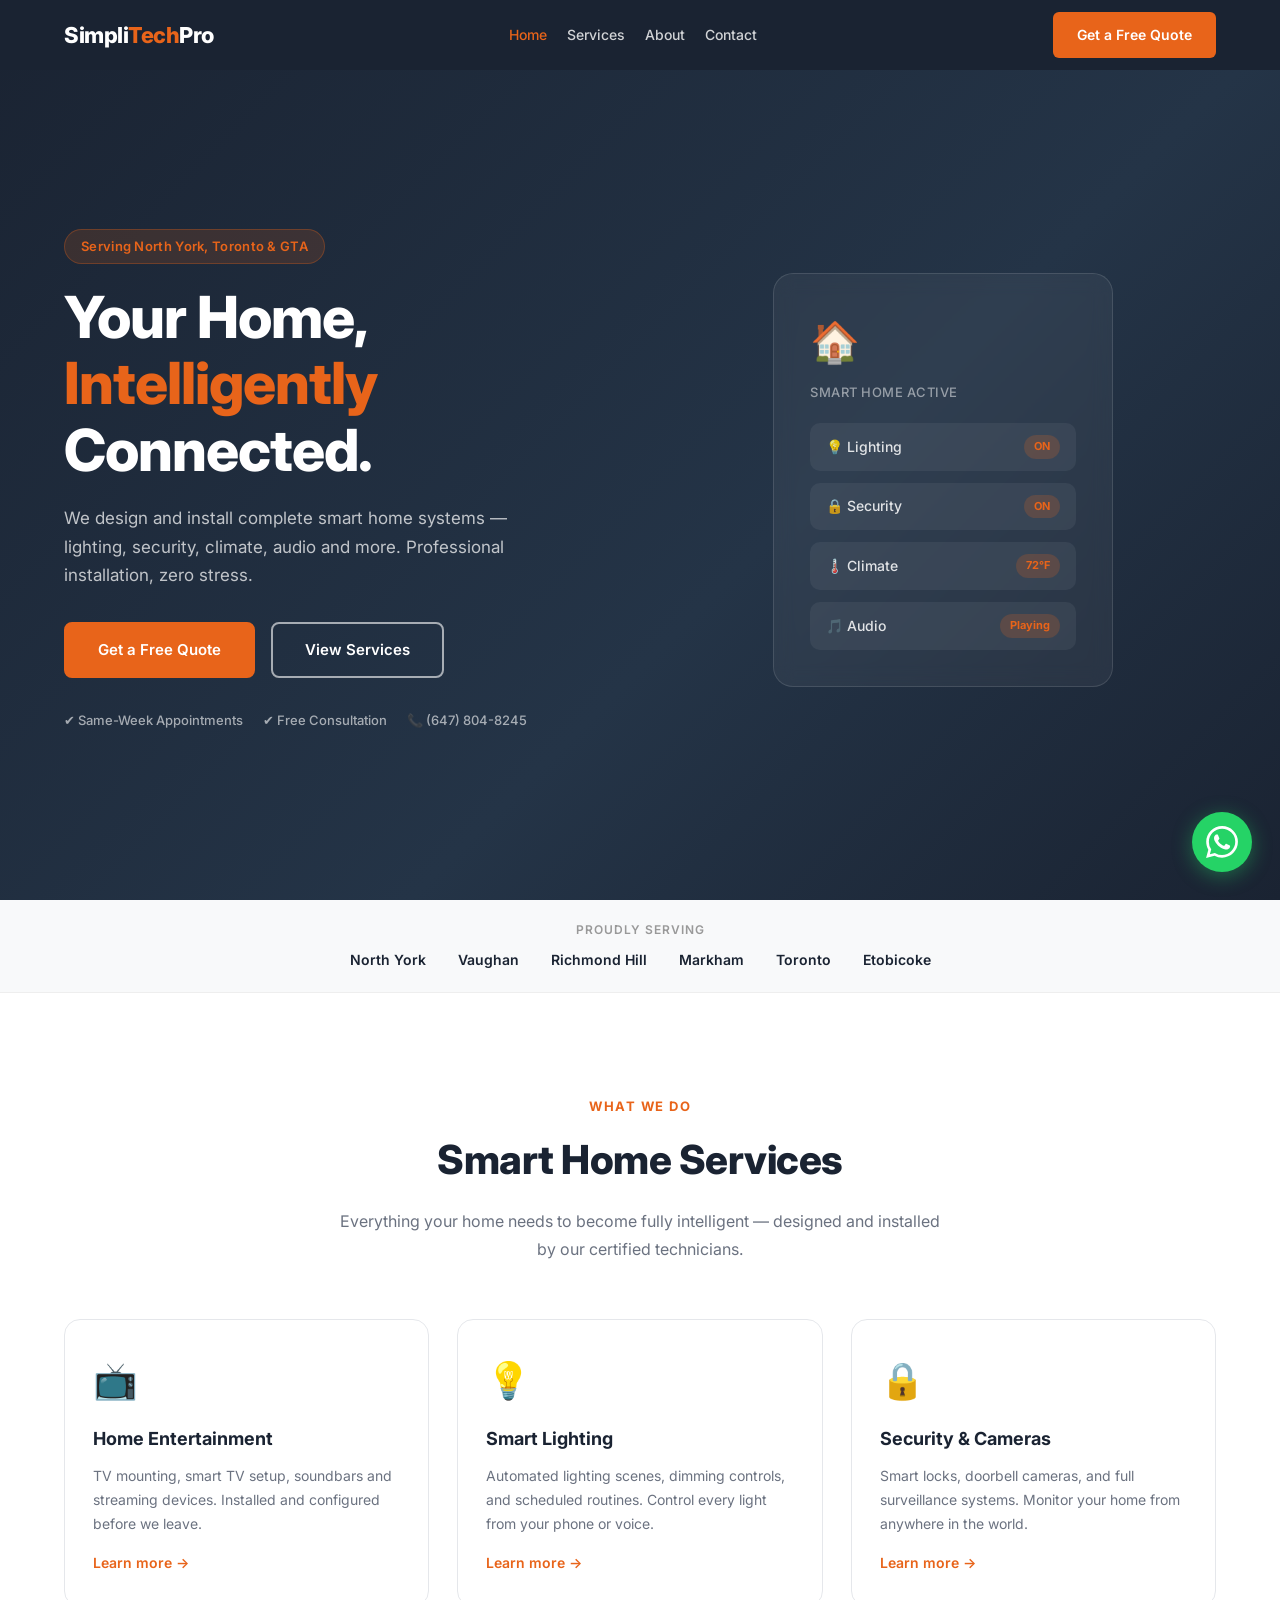
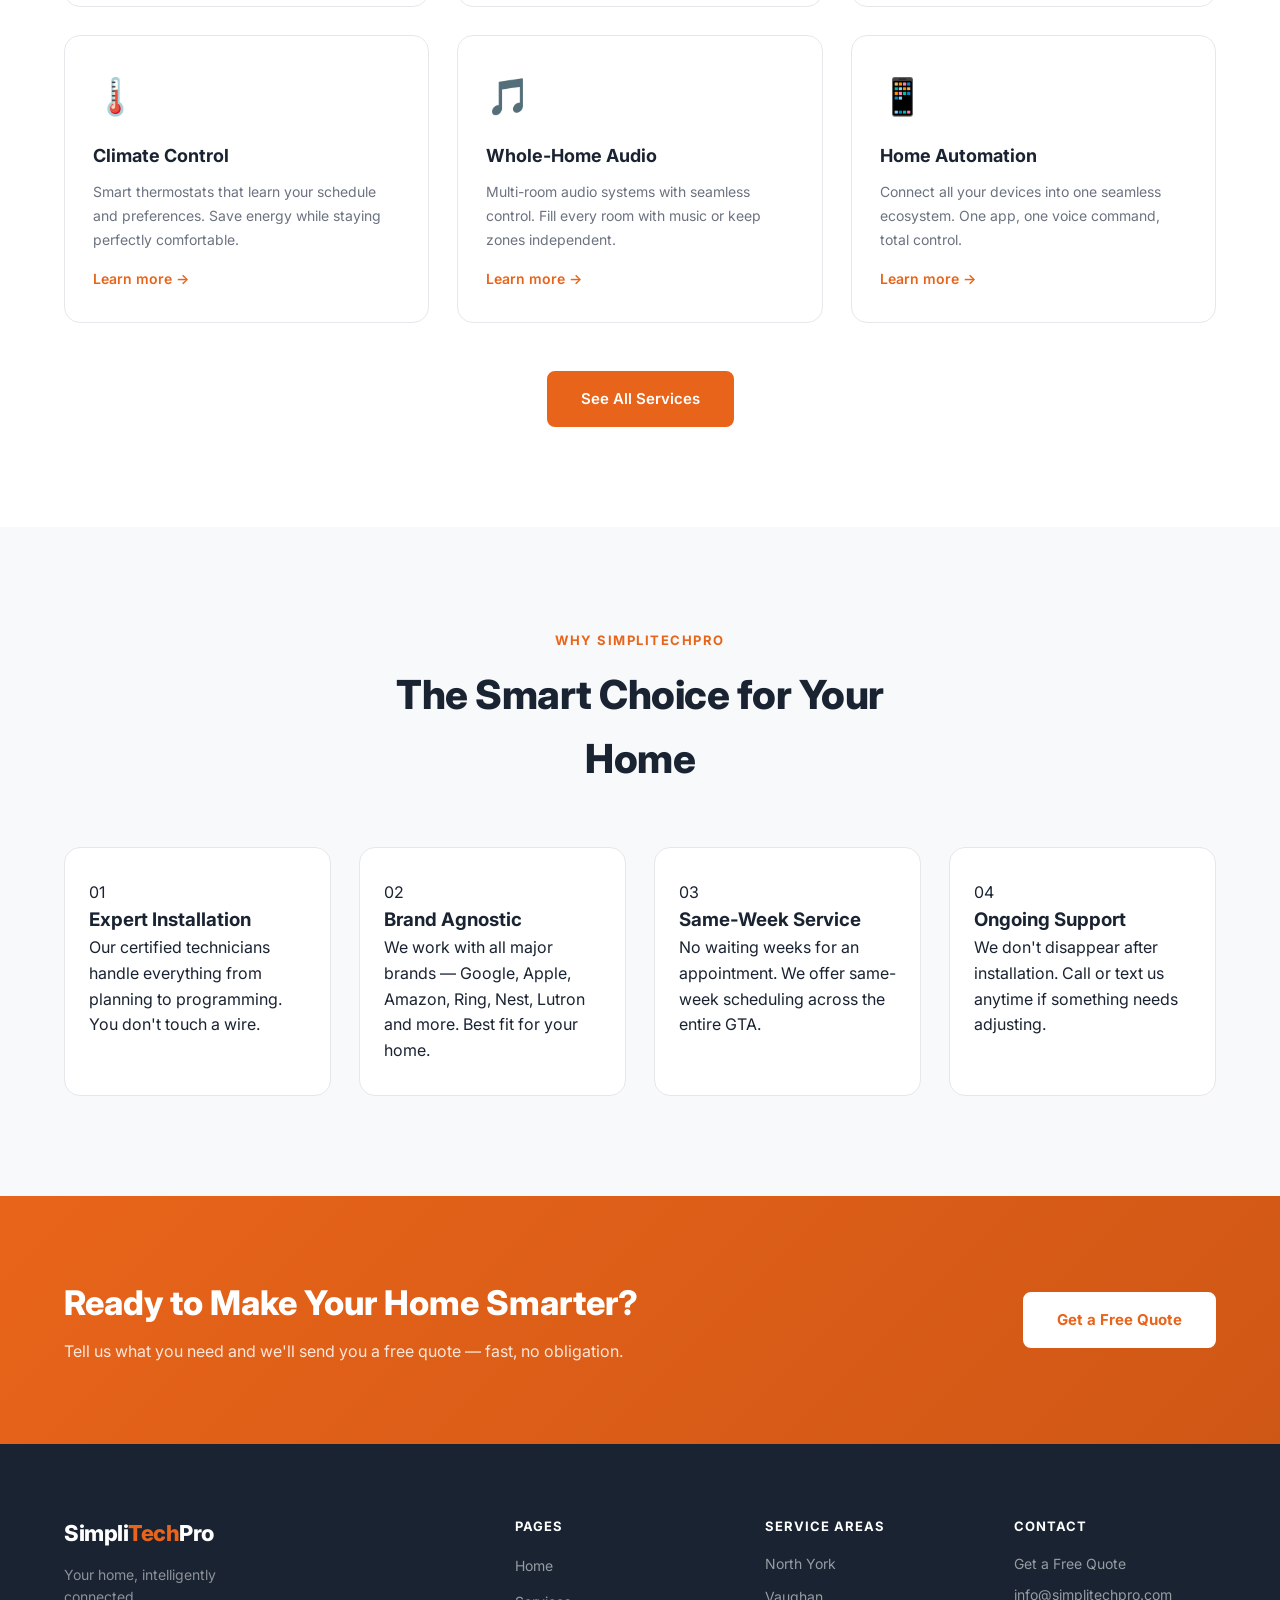
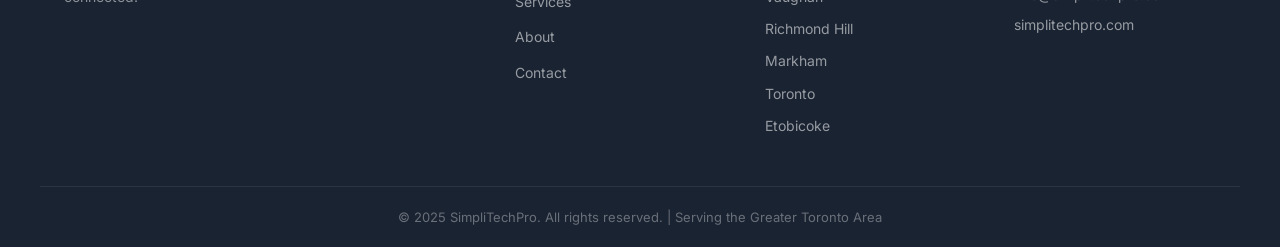
<file: index.html>
<!DOCTYPE html>
<html lang="en">
<head>
  <meta charset="UTF-8" />
  <meta name="viewport" content="width=device-width, initial-scale=1.0" />
  <title>TV Installer Toronto | Smart Home Installation | SimpliTechPro</title>
  <meta name="description" content="Professional TV mounting, smart home installation and home theatre setup in North York, Toronto and the GTA. Same-week service, flat rate pricing. Call (647) 804-8245." />
  <meta name="keywords" content="TV installer Toronto, TV mounting service North York, TV wall mount installation GTA, smart TV setup Toronto, home theatre installation Toronto, TV installer Vaughan, TV mounting Etobicoke, smart home installation Toronto, home automation GTA, TV installer near me" />
  <meta name="robots" content="index, follow" />
  <link rel="canonical" href="https://simplitechpro.com/" />

  <!-- Open Graph (Social Sharing) -->
  <meta property="og:title" content="TV Installer & Smart Home Installation | SimpliTechPro GTA" />
  <meta property="og:description" content="Professional smart home installation across North York, Toronto and the GTA. Lighting, security, audio, climate and more." />
  <meta property="og:url" content="https://simplitechpro.com/" />
  <meta property="og:type" content="website" />
  <meta property="og:image" content="https://simplitechpro.com/images/og-image.jpg" />

  <!-- Google Fonts -->
  <link rel="preconnect" href="https://fonts.googleapis.com" />
  <link rel="preconnect" href="https://fonts.gstatic.com" crossorigin />
  <link href="https://fonts.googleapis.com/css2?family=Inter:wght@300;400;500;600;700;800&display=swap" rel="stylesheet" />

  <!-- Stylesheet -->
  <link rel="stylesheet" href="style.css" />

  <!-- Google Analytics GA4 -->
  <script async src="https://www.googletagmanager.com/gtag/js?id=G-08TB02DB9P"></script>
  <script>
    window.dataLayer = window.dataLayer || [];
    function gtag(){dataLayer.push(arguments);}
    gtag('js', new Date());
    gtag('config', 'G-08TB02DB9P');
  </script>

  <!-- Local Business Schema Markup -->
  <script type="application/ld+json">
  {
    "@context": "https://schema.org",
    "@type": "LocalBusiness",
    "name": "SimpliTechPro",
    "description": "Professional TV mounting, smart home installation and home theatre setup across North York, Vaughan, Richmond Hill, Markham, Toronto and Etobicoke.",
    "url": "https://simplitechpro.com",
    "telephone": "+16478048245",
    "priceRange": "$$",
    "openingHours": "Mo-Sa 08:00-18:00",
    "areaServed": [
      {
        "@type": "City",
        "name": "North York"
      },
      {
        "@type": "City",
        "name": "Vaughan"
      },
      {
        "@type": "City",
        "name": "Richmond Hill"
      },
      {
        "@type": "City",
        "name": "Markham"
      },
      {
        "@type": "City",
        "name": "Toronto"
      },
      {
        "@type": "City",
        "name": "Etobicoke"
      }
    ],
    "hasOfferCatalog": {
      "@type": "OfferCatalog",
      "name": "Smart Home Services",
      "itemListElement": [
        {"@type": "Offer", "itemOffered": {"@type": "Service", "name": "TV Mounting & Installation"}},
        {"@type": "Offer", "itemOffered": {"@type": "Service", "name": "Smart Home Installation"}},
        {"@type": "Offer", "itemOffered": {"@type": "Service", "name": "Home Theatre Setup"}},
        {"@type": "Offer", "itemOffered": {"@type": "Service", "name": "Smart Lighting Installation"}},
        {"@type": "Offer", "itemOffered": {"@type": "Service", "name": "Security Camera Installation"}},
        {"@type": "Offer", "itemOffered": {"@type": "Service", "name": "Smart Thermostat Installation"}},
        {"@type": "Offer", "itemOffered": {"@type": "Service", "name": "Whole Home Audio Installation"}},
        {"@type": "Offer", "itemOffered": {"@type": "Service", "name": "Home Automation Setup"}},
        {"@type": "Offer", "itemOffered": {"@type": "Service", "name": "WiFi Mesh Network Installation"}}
      ]
    },
    "sameAs": []
  }
  </script>
</head>

<body>

  <!-- ==================== NAVIGATION ==================== -->
  <header class="navbar">
    <div class="container nav-inner">
      <a href="index.html" class="logo">
        Simpli<span>Tech</span>Pro
      </a>
      <nav>
        <ul class="nav-links" id="navLinks">
          <li><a href="index.html" class="active">Home</a></li>
          <li><a href="services.html">Services</a></li>
          
          <li><a href="about.html">About</a></li>
          <li><a href="contact.html">Contact</a></li>
        </ul>
      </nav>
      <a href="contact.html" class="btn btn-nav">Get a Free Quote</a>
      <button class="hamburger" id="hamburger" aria-label="Open menu">
        <span></span><span></span><span></span>
      </button>
    </div>
  </header>

  <!-- ==================== HERO ==================== -->
  <section class="hero">
    <div class="container hero-inner">
      <div class="hero-text">
        <span class="hero-badge">Serving North York, Toronto & GTA</span>
        <h1>Your Home,<br /><span class="accent">Intelligently</span> Connected.</h1>
        <p class="hero-sub">
          We design and install complete smart home systems — lighting, security,
          climate, audio and more. Professional installation, zero stress.
        </p>
        <div class="hero-btns">
          <a href="contact.html" class="btn btn-primary">Get a Free Quote</a>
          <a href="services.html" class="btn btn-outline">View Services</a>
        </div>
        <div class="hero-trust">
          <span>✔ Same-Week Appointments</span>
          <span>✔ Free Consultation</span>
          <span><a href="tel:+16478048245" style="color:rgba(255,255,255,0.6); text-decoration:none;">📞 (647) 804-8245</a></span>
        </div>
      </div>
      <div class="hero-graphic">
        <div class="graphic-card">
          <div class="graphic-icon">🏠</div>
          <div class="graphic-label">Smart Home Active</div>
          <div class="graphic-items">
            <div class="g-item on">💡 Lighting <span class="tag">ON</span></div>
            <div class="g-item on">🔒 Security <span class="tag">ON</span></div>
            <div class="g-item on">🌡️ Climate <span class="tag">72°F</span></div>
            <div class="g-item on">🎵 Audio <span class="tag">Playing</span></div>
          </div>
        </div>
      </div>
    </div>
  </section>

  <!-- ==================== SERVICE AREAS ==================== -->
  <section class="areas">
    <div class="container">
      <p class="areas-label">Proudly Serving</p>
      <div class="areas-list">
        <span>North York</span>
        <span>Vaughan</span>
        <span>Richmond Hill</span>
        <span>Markham</span>
        <span>Toronto</span>
        <span>Etobicoke</span>
      </div>
    </div>
  </section>

  <!-- ==================== SERVICES OVERVIEW ==================== -->
  <section class="services" id="services">
    <div class="container">
      <div class="section-header">
        <span class="section-tag">What We Do</span>
        <h2>Smart Home Services</h2>
        <p>Everything your home needs to become fully intelligent — designed and installed by our certified technicians.</p>
      </div>
      <div class="services-grid">

        <div class="service-card" data-aos="fade-up">
          <div class="service-icon">📺</div>
          <h3>Home Entertainment</h3>
          <p>TV mounting, smart TV setup, soundbars and streaming devices. Installed and configured before we leave.</p>
          <a href="services.html#entertainment" class="card-link">Learn more →</a>
        </div>

        <div class="service-card" data-aos="fade-up" data-aos-delay="100">
          <div class="service-icon">💡</div>
          <h3>Smart Lighting</h3>
          <p>Automated lighting scenes, dimming controls, and scheduled routines. Control every light from your phone or voice.</p>
          <a href="services.html#lighting" class="card-link">Learn more →</a>
        </div>

        <div class="service-card" data-aos="fade-up" data-aos-delay="200">
          <div class="service-icon">🔒</div>
          <h3>Security & Cameras</h3>
          <p>Smart locks, doorbell cameras, and full surveillance systems. Monitor your home from anywhere in the world.</p>
          <a href="services.html#security" class="card-link">Learn more →</a>
        </div>

        <div class="service-card" data-aos="fade-up" data-aos-delay="300">
          <div class="service-icon">🌡️</div>
          <h3>Climate Control</h3>
          <p>Smart thermostats that learn your schedule and preferences. Save energy while staying perfectly comfortable.</p>
          <a href="services.html#climate" class="card-link">Learn more →</a>
        </div>

        <div class="service-card" data-aos="fade-up" data-aos-delay="400">
          <div class="service-icon">🎵</div>
          <h3>Whole-Home Audio</h3>
          <p>Multi-room audio systems with seamless control. Fill every room with music or keep zones independent.</p>
          <a href="services.html#audio" class="card-link">Learn more →</a>
        </div>

        <div class="service-card" data-aos="fade-up" data-aos-delay="500">
          <div class="service-icon">📱</div>
          <h3>Home Automation</h3>
          <p>Connect all your devices into one seamless ecosystem. One app, one voice command, total control.</p>
          <a href="services.html#automation" class="card-link">Learn more →</a>
        </div>

      </div>
      <div class="section-cta">
        <a href="services.html" class="btn btn-primary">See All Services</a>
      </div>
    </div>
  </section>

  <!-- ==================== WHY CHOOSE US ==================== -->
  <section class="why">
    <div class="container">
      <div class="section-header">
        <span class="section-tag">Why SimpliTechPro</span>
        <h2>The Smart Choice for Your Home</h2>
      </div>
      <div class="why-grid">
        <div class="why-card">
          <div class="why-num">01</div>
          <h3>Expert Installation</h3>
          <p>Our certified technicians handle everything from planning to programming. You don't touch a wire.</p>
        </div>
        <div class="why-card">
          <div class="why-num">02</div>
          <h3>Brand Agnostic</h3>
          <p>We work with all major brands — Google, Apple, Amazon, Ring, Nest, Lutron and more. Best fit for your home.</p>
        </div>
        <div class="why-card">
          <div class="why-num">03</div>
          <h3>Same-Week Service</h3>
          <p>No waiting weeks for an appointment. We offer same-week scheduling across the entire GTA.</p>
        </div>
        <div class="why-card">
          <div class="why-num">04</div>
          <h3>Ongoing Support</h3>
          <p>We don't disappear after installation. Call or text us anytime if something needs adjusting.</p>
        </div>
      </div>
    </div>
  </section>

  <!-- ==================== CTA BANNER ==================== -->
  <section class="cta-banner">
    <div class="container cta-inner">
      <div>
        <h2>Ready to Make Your Home Smarter?</h2>
        <p>Tell us what you need and we'll send you a free quote — fast, no obligation.</p>
      </div>
      <a href="contact.html" class="btn btn-white">Get a Free Quote</a>
    </div>
  </section>

  <!-- ==================== FOOTER ==================== -->
  <footer class="footer">
    <div class="container footer-inner">
      <div class="footer-brand">
        <div class="logo">Simpli<span>Tech</span>Pro</div>
        <p>Your home, intelligently connected.</p>
      </div>
      <div class="footer-links">
        <h4>Pages</h4>
        <ul>
          <li><a href="index.html">Home</a></li>
          <li><a href="services.html">Services</a></li>
          
          <li><a href="about.html">About</a></li>
          <li><a href="contact.html">Contact</a></li>
        </ul>
      </div>
      <div class="footer-areas">
        <h4>Service Areas</h4>
        <ul>
          <li>North York</li>
          <li>Vaughan</li>
          <li>Richmond Hill</li>
          <li>Markham</li>
          <li>Toronto</li>
          <li>Etobicoke</li>
        </ul>
      </div>
      <div class="footer-contact">
        <h4>Contact</h4>
        <p><a href="contact.html">Get a Free Quote</a></p>
        <p><a href="mailto:info@simplitechpro.com">info@simplitechpro.com</a></p>
        <p>simplitechpro.com</p>
      </div>
    </div>
    <div class="footer-bottom">
      <div class="container">
        <p>© 2025 SimpliTechPro. All rights reserved. | Serving the Greater Toronto Area</p>
      </div>
    </div>
  </footer>

  <!-- AOS Scroll Animation Library -->
  <script src="https://unpkg.com/aos@2.3.1/dist/aos.js"></script>
  <script>AOS.init({ duration: 700, once: true });</script>
  <link rel="stylesheet" href="https://unpkg.com/aos@2.3.1/dist/aos.css" />

  <!-- Mobile Sticky Quote Bar -->
  <div class="mobile-quote-bar">
    <a href="tel:+16478048245" class="mobile-quote-bar-phone">📞 (647) 804-8245</a>
    <a href="contact.html">Get a Free Quote →</a>
  </div>
  
  <!-- WhatsApp Float Button -->
  <a href="https://wa.me/16478048245?text=Hi%20SimpliTechPro!%20I%27d%20like%20to%20get%20a%20free%20quote." class="whatsapp-float" target="_blank" aria-label="Chat on WhatsApp">
    <svg xmlns="http://www.w3.org/2000/svg" viewBox="0 0 24 24">
      <path d="M17.472 14.382c-.297-.149-1.758-.867-2.03-.967-.273-.099-.471-.148-.67.15-.197.297-.767.966-.94 1.164-.173.199-.347.223-.644.075-.297-.15-1.255-.463-2.39-1.475-.883-.788-1.48-1.761-1.653-2.059-.173-.297-.018-.458.13-.606.134-.133.298-.347.446-.52.149-.174.198-.298.298-.497.099-.198.05-.371-.025-.52-.075-.149-.669-1.612-.916-2.207-.242-.579-.487-.5-.669-.51-.173-.008-.371-.01-.57-.01-.198 0-.52.074-.792.372-.272.297-1.04 1.016-1.04 2.479 0 1.462 1.065 2.875 1.213 3.074.149.198 2.096 3.2 5.077 4.487.709.306 1.262.489 1.694.625.712.227 1.36.195 1.871.118.571-.085 1.758-.719 2.006-1.413.248-.694.248-1.289.173-1.413-.074-.124-.272-.198-.57-.347m-5.421 7.403h-.004a9.87 9.87 0 01-5.031-1.378l-.361-.214-3.741.982.998-3.648-.235-.374a9.86 9.86 0 01-1.51-5.26c.001-5.45 4.436-9.884 9.888-9.884 2.64 0 5.122 1.03 6.988 2.898a9.825 9.825 0 012.893 6.994c-.003 5.45-4.437 9.884-9.885 9.884m8.413-18.297A11.815 11.815 0 0012.05 0C5.495 0 .16 5.335.157 11.892c0 2.096.547 4.142 1.588 5.945L.057 24l6.305-1.654a11.882 11.882 0 005.683 1.448h.005c6.554 0 11.89-5.335 11.893-11.893a11.821 11.821 0 00-3.48-8.413z"/>
    </svg>
  </a>
  <div class="whatsapp-tooltip">Chat with us on WhatsApp</div>

  <!-- Main Script -->
  <script src="script.js"></script>

</body>
</html>
</file>
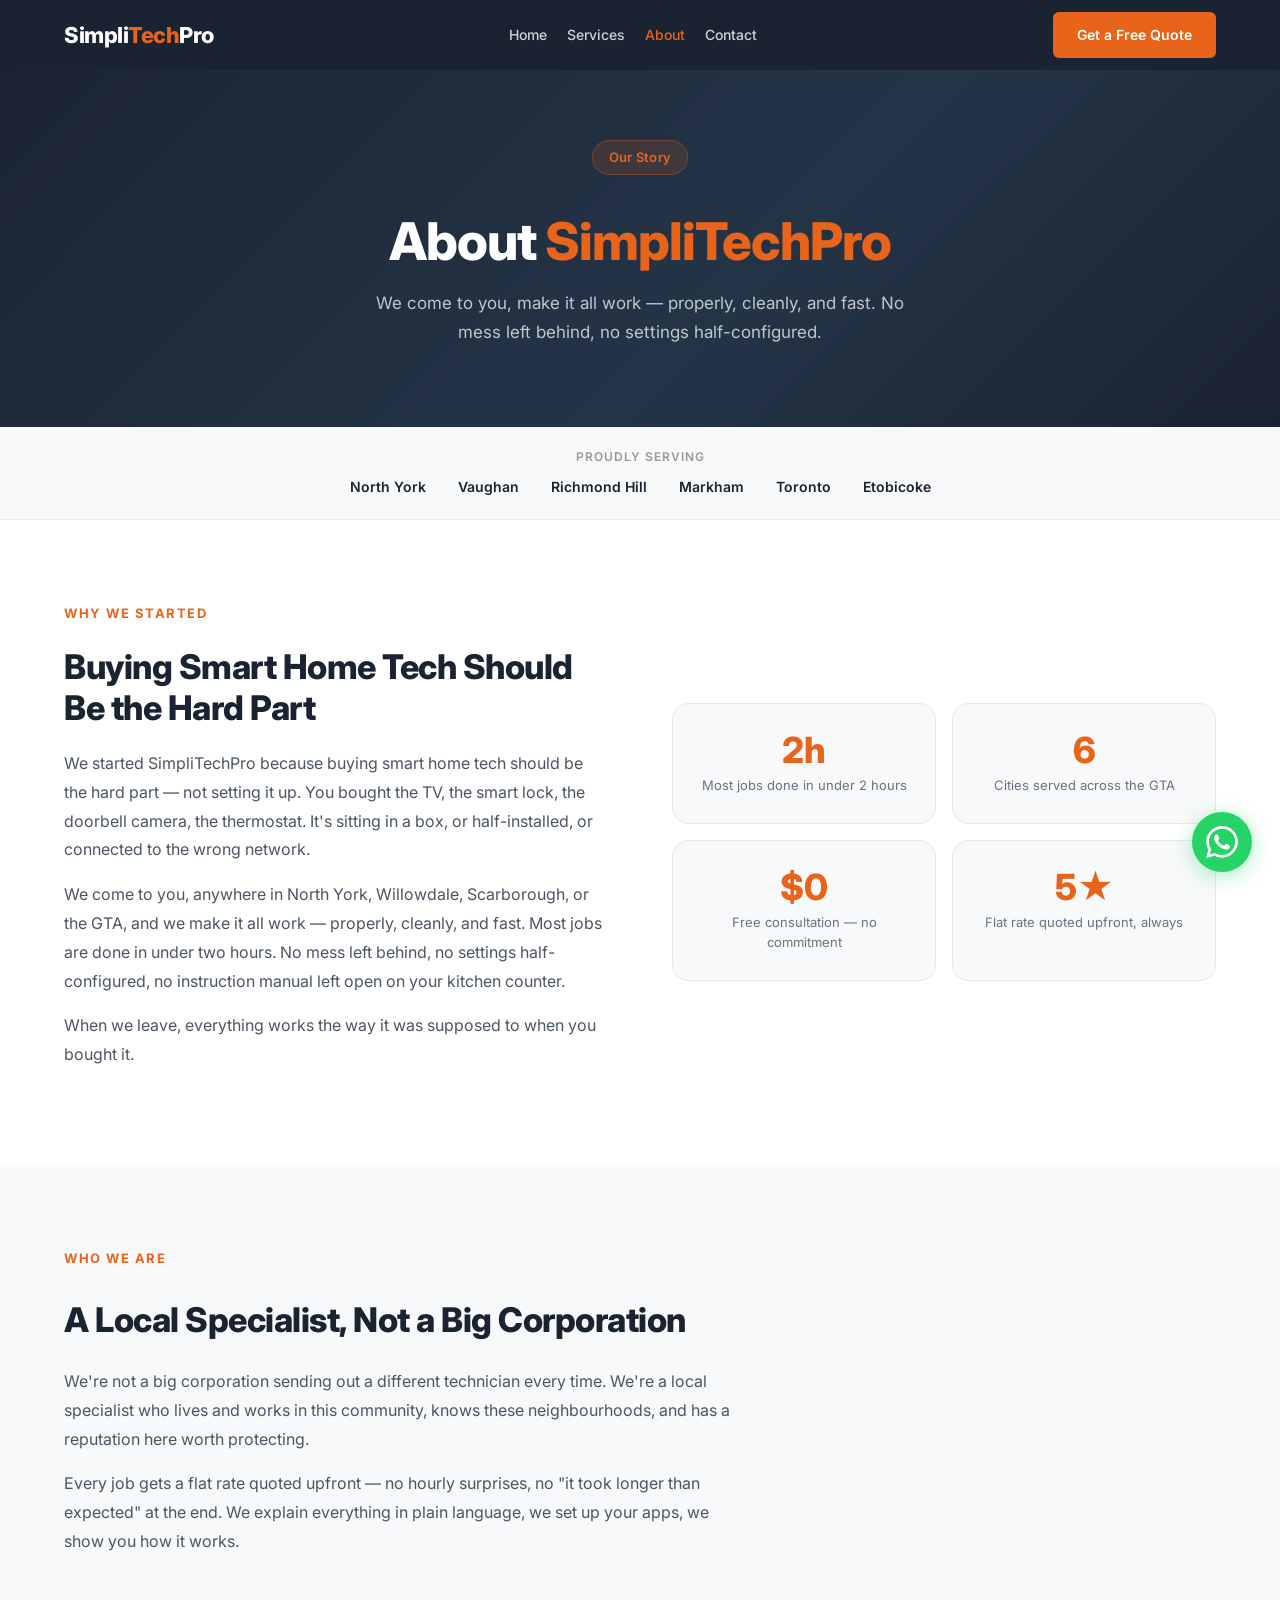
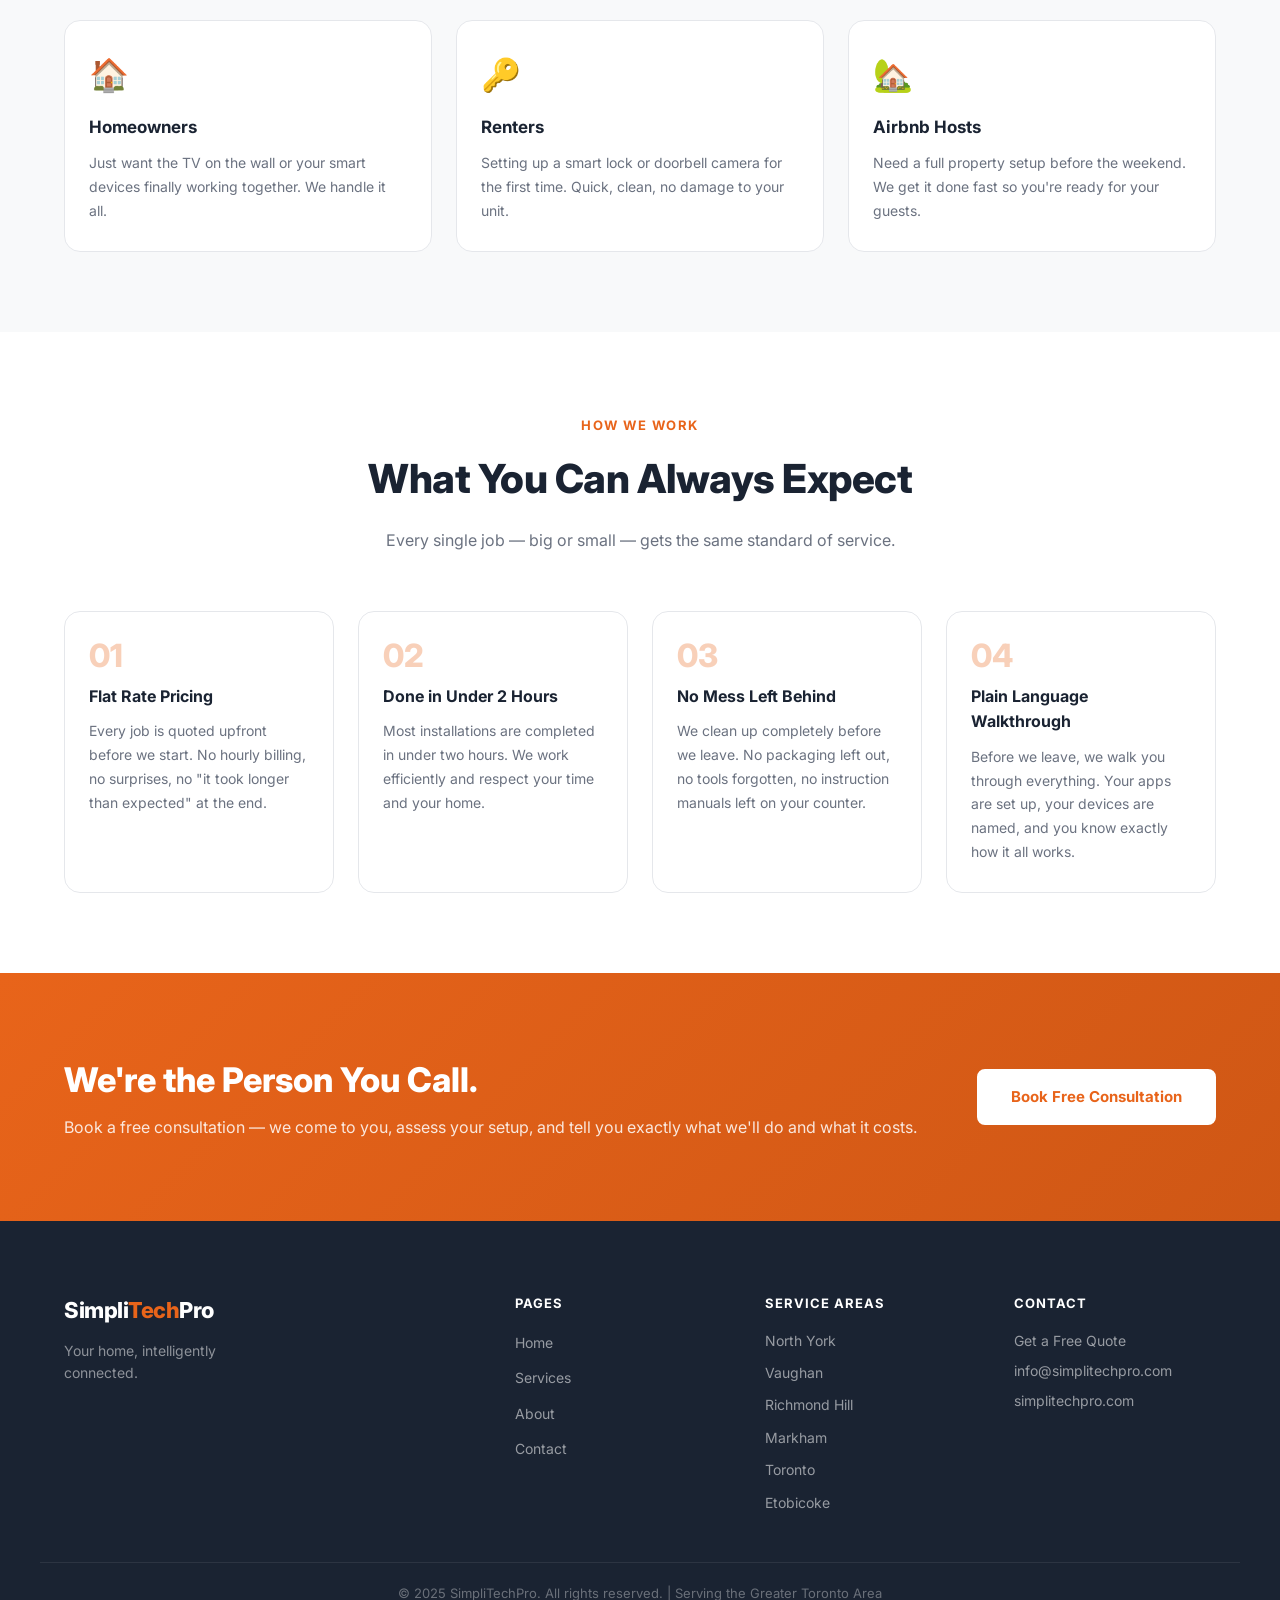
<file: about.html>
<!DOCTYPE html>
<html lang="en">
<head>
  <meta charset="UTF-8" />
  <meta name="viewport" content="width=device-width, initial-scale=1.0" />
  <title>About SimpliTechPro | TV Installer & Smart Home Specialist GTA</title>
  <meta name="description" content="SimpliTechPro is a local TV installer and smart home specialist serving North York, Toronto and the GTA. Flat rate pricing, same-week service, no mess left behind. Call (647) 804-8245." />
  <meta name="keywords" content="smart home installer North York, local smart home technician GTA, smart home setup Toronto, home automation specialist Vaughan" />
  <meta name="robots" content="index, follow" />
  <link rel="canonical" href="https://simplitechpro.com/about.html" />

  <!-- Open Graph -->
  <meta property="og:title" content="About SimpliTechPro | Smart Home Installation GTA" />
  <meta property="og:description" content="Local smart home installation specialist. Flat rate pricing, same-week service, no mess left behind." />
  <meta property="og:url" content="https://simplitechpro.com/about.html" />
  <meta property="og:type" content="website" />

  <!-- Google Fonts -->
  <link rel="preconnect" href="https://fonts.googleapis.com" />
  <link rel="preconnect" href="https://fonts.gstatic.com" crossorigin />
  <link href="https://fonts.googleapis.com/css2?family=Inter:wght@300;400;500;600;700;800&display=swap" rel="stylesheet" />

  <!-- Stylesheet -->
  <link rel="stylesheet" href="style.css" />

  <!-- AOS -->
  <link rel="stylesheet" href="https://unpkg.com/aos@2.3.1/dist/aos.css" />

  <!-- Google Analytics GA4 -->
  <script async src="https://www.googletagmanager.com/gtag/js?id=G-08TB02DB9P"></script>
  <script>
    window.dataLayer = window.dataLayer || [];
    function gtag(){dataLayer.push(arguments);}
    gtag('js', new Date());
    gtag('config', 'G-08TB02DB9P');
  </script>

  <!-- Local Business Schema -->
  <script type="application/ld+json">
  {
    "@context": "https://schema.org",
    "@type": "LocalBusiness",
    "name": "SimpliTechPro",
    "description": "Local smart home installation specialist serving North York, Vaughan, Richmond Hill, Markham, Toronto and Etobicoke.",
    "url": "https://simplitechpro.com",
    "telephone": "[ADD YOUR PHONE NUMBER]",
    "areaServed": ["North York","Vaughan","Richmond Hill","Markham","Toronto","Etobicoke"],
    "serviceType": "Smart Home Installation",
    "priceRange": "$$"
  }
  </script>
</head>

<body>

  <!-- ==================== NAVIGATION ==================== -->
  <header class="navbar">
    <div class="container nav-inner">
      <a href="index.html" class="logo">Simpli<span>Tech</span>Pro</a>
      <nav>
        <ul class="nav-links" id="navLinks">
          <li><a href="index.html">Home</a></li>
          <li><a href="services.html">Services</a></li>
          
          <li><a href="about.html" class="active">About</a></li>
          <li><a href="contact.html">Contact</a></li>
        </ul>
      </nav>
      <a href="contact.html" class="btn btn-nav">Get a Free Quote</a>
      <button class="hamburger" id="hamburger" aria-label="Open menu">
        <span></span><span></span><span></span>
      </button>
    </div>
  </header>

  <!-- ==================== PAGE HERO ==================== -->
  <section class="page-hero">
    <div class="container page-hero-inner">
      <span class="hero-badge">Our Story</span>
      <h1>About <span class="accent">SimpliTechPro</span></h1>
      <p>We come to you, make it all work — properly, cleanly, and fast. No mess left behind, no settings half-configured.</p>
    </div>
  </section>

  <!-- ==================== AREAS STRIP ==================== -->
  <section class="areas">
    <div class="container">
      <p class="areas-label">Proudly Serving</p>
      <div class="areas-list">
        <span>North York</span>
        <span>Vaughan</span>
        <span>Richmond Hill</span>
        <span>Markham</span>
        <span>Toronto</span>
        <span>Etobicoke</span>
      </div>
    </div>
  </section>

  <!-- ==================== OUR STORY ==================== -->
  <section class="about-story">
    <div class="container">
      <div class="about-grid" data-aos="fade-up">

        <div class="about-text">
          <span class="section-tag">Why We Started</span>
          <h2>Buying Smart Home Tech Should Be the Hard Part</h2>
          <p>We started SimpliTechPro because buying smart home tech should be the hard part — not setting it up. You bought the TV, the smart lock, the doorbell camera, the thermostat. It's sitting in a box, or half-installed, or connected to the wrong network.</p>
          <p>We come to you, anywhere in North York, Willowdale, Scarborough, or the GTA, and we make it all work — properly, cleanly, and fast. Most jobs are done in under two hours. No mess left behind, no settings half-configured, no instruction manual left open on your kitchen counter.</p>
          <p>When we leave, everything works the way it was supposed to when you bought it.</p>
        </div>

        <div class="about-stats" data-aos="fade-up" data-aos-delay="100">
          <div class="stat-card">
            <div class="stat-number">2h</div>
            <div class="stat-label">Most jobs done in under 2 hours</div>
          </div>
          <div class="stat-card">
            <div class="stat-number">6</div>
            <div class="stat-label">Cities served across the GTA</div>
          </div>
          <div class="stat-card">
            <div class="stat-number">$0</div>
            <div class="stat-label">Free consultation — no commitment</div>
          </div>
          <div class="stat-card">
            <div class="stat-number">5★</div>
            <div class="stat-label">Flat rate quoted upfront, always</div>
          </div>
        </div>

      </div>
    </div>
  </section>

  <!-- ==================== WHO WE ARE ==================== -->
  <section class="about-who">
    <div class="container">
      <div class="about-who-inner" data-aos="fade-up">
        <div class="about-who-text">
          <span class="section-tag">Who We Are</span>
          <h2>A Local Specialist, Not a Big Corporation</h2>
          <p>We're not a big corporation sending out a different technician every time. We're a local specialist who lives and works in this community, knows these neighbourhoods, and has a reputation here worth protecting.</p>
          <p>Every job gets a flat rate quoted upfront — no hourly surprises, no "it took longer than expected" at the end. We explain everything in plain language, we set up your apps, we show you how it works.</p>
        </div>
        <div class="about-who-cards">
          <div class="who-card" data-aos="fade-up" data-aos-delay="100">
            <div class="who-icon">🏠</div>
            <h3>Homeowners</h3>
            <p>Just want the TV on the wall or your smart devices finally working together. We handle it all.</p>
          </div>
          <div class="who-card" data-aos="fade-up" data-aos-delay="200">
            <div class="who-icon">🔑</div>
            <h3>Renters</h3>
            <p>Setting up a smart lock or doorbell camera for the first time. Quick, clean, no damage to your unit.</p>
          </div>
          <div class="who-card" data-aos="fade-up" data-aos-delay="300">
            <div class="who-icon">🏡</div>
            <h3>Airbnb Hosts</h3>
            <p>Need a full property setup before the weekend. We get it done fast so you're ready for your guests.</p>
          </div>
        </div>
      </div>
    </div>
  </section>

  <!-- ==================== VALUES ==================== -->
  <section class="about-values">
    <div class="container">
      <div class="section-header">
        <span class="section-tag">How We Work</span>
        <h2>What You Can Always Expect</h2>
        <p>Every single job — big or small — gets the same standard of service.</p>
      </div>
      <div class="values-grid">
        <div class="value-card" data-aos="fade-up">
          <div class="value-num">01</div>
          <h3>Flat Rate Pricing</h3>
          <p>Every job is quoted upfront before we start. No hourly billing, no surprises, no "it took longer than expected" at the end.</p>
        </div>
        <div class="value-card" data-aos="fade-up" data-aos-delay="100">
          <div class="value-num">02</div>
          <h3>Done in Under 2 Hours</h3>
          <p>Most installations are completed in under two hours. We work efficiently and respect your time and your home.</p>
        </div>
        <div class="value-card" data-aos="fade-up" data-aos-delay="200">
          <div class="value-num">03</div>
          <h3>No Mess Left Behind</h3>
          <p>We clean up completely before we leave. No packaging left out, no tools forgotten, no instruction manuals left on your counter.</p>
        </div>
        <div class="value-card" data-aos="fade-up" data-aos-delay="300">
          <div class="value-num">04</div>
          <h3>Plain Language Walkthrough</h3>
          <p>Before we leave, we walk you through everything. Your apps are set up, your devices are named, and you know exactly how it all works.</p>
        </div>
      </div>
    </div>
  </section>

  <!-- ==================== CTA BANNER ==================== -->
  <section class="cta-banner">
    <div class="container cta-inner">
      <div>
        <h2>We're the Person You Call.</h2>
        <p>Book a free consultation — we come to you, assess your setup, and tell you exactly what we'll do and what it costs.</p>
      </div>
      <a href="contact.html" class="btn btn-white">Book Free Consultation</a>
    </div>
  </section>

  <!-- ==================== FOOTER ==================== -->
  <footer class="footer">
    <div class="container footer-inner">
      <div class="footer-brand">
        <div class="logo">Simpli<span>Tech</span>Pro</div>
        <p>Your home, intelligently connected.</p>
      </div>
      <div class="footer-links">
        <h4>Pages</h4>
        <ul>
          <li><a href="index.html">Home</a></li>
          <li><a href="services.html">Services</a></li>
          
          <li><a href="about.html">About</a></li>
          <li><a href="contact.html">Contact</a></li>
        </ul>
      </div>
      <div class="footer-areas">
        <h4>Service Areas</h4>
        <ul>
          <li>North York</li>
          <li>Vaughan</li>
          <li>Richmond Hill</li>
          <li>Markham</li>
          <li>Toronto</li>
          <li>Etobicoke</li>
        </ul>
      </div>
      <div class="footer-contact">
        <h4>Contact</h4>
        <p><a href="contact.html">Get a Free Quote</a></p>
        <p><a href="mailto:info@simplitechpro.com">info@simplitechpro.com</a></p>
        <p>simplitechpro.com</p>
      </div>
    </div>
    <div class="footer-bottom">
      <div class="container">
        <p>© 2025 SimpliTechPro. All rights reserved. | Serving the Greater Toronto Area</p>
      </div>
    </div>
  </footer>

  <script src="https://unpkg.com/aos@2.3.1/dist/aos.js"></script>
  <script>AOS.init({ duration: 700, once: true });</script>

  <!-- WhatsApp Float Button -->
  <a href="https://wa.me/16478048245?text=Hi%20SimpliTechPro!%20I%27d%20like%20to%20get%20a%20free%20quote." class="whatsapp-float" target="_blank" aria-label="Chat on WhatsApp">
    <svg xmlns="http://www.w3.org/2000/svg" viewBox="0 0 24 24">
      <path d="M17.472 14.382c-.297-.149-1.758-.867-2.03-.967-.273-.099-.471-.148-.67.15-.197.297-.767.966-.94 1.164-.173.199-.347.223-.644.075-.297-.15-1.255-.463-2.39-1.475-.883-.788-1.48-1.761-1.653-2.059-.173-.297-.018-.458.13-.606.134-.133.298-.347.446-.52.149-.174.198-.298.298-.497.099-.198.05-.371-.025-.52-.075-.149-.669-1.612-.916-2.207-.242-.579-.487-.5-.669-.51-.173-.008-.371-.01-.57-.01-.198 0-.52.074-.792.372-.272.297-1.04 1.016-1.04 2.479 0 1.462 1.065 2.875 1.213 3.074.149.198 2.096 3.2 5.077 4.487.709.306 1.262.489 1.694.625.712.227 1.36.195 1.871.118.571-.085 1.758-.719 2.006-1.413.248-.694.248-1.289.173-1.413-.074-.124-.272-.198-.57-.347m-5.421 7.403h-.004a9.87 9.87 0 01-5.031-1.378l-.361-.214-3.741.982.998-3.648-.235-.374a9.86 9.86 0 01-1.51-5.26c.001-5.45 4.436-9.884 9.888-9.884 2.64 0 5.122 1.03 6.988 2.898a9.825 9.825 0 012.893 6.994c-.003 5.45-4.437 9.884-9.885 9.884m8.413-18.297A11.815 11.815 0 0012.05 0C5.495 0 .16 5.335.157 11.892c0 2.096.547 4.142 1.588 5.945L.057 24l6.305-1.654a11.882 11.882 0 005.683 1.448h.005c6.554 0 11.89-5.335 11.893-11.893a11.821 11.821 0 00-3.48-8.413z"/>
    </svg>
  </a>
  <div class="whatsapp-tooltip">Chat with us on WhatsApp</div>

  <script src="script.js"></script>
<!-- Mobile Sticky Quote Bar -->
  <div class="mobile-quote-bar">
    <a href="tel:+16478048245" class="mobile-quote-bar-phone">📞 (647) 804-8245</a>
    <a href="contact.html">Get a Free Quote →</a>
  </div>
</body>
</html>
</file>
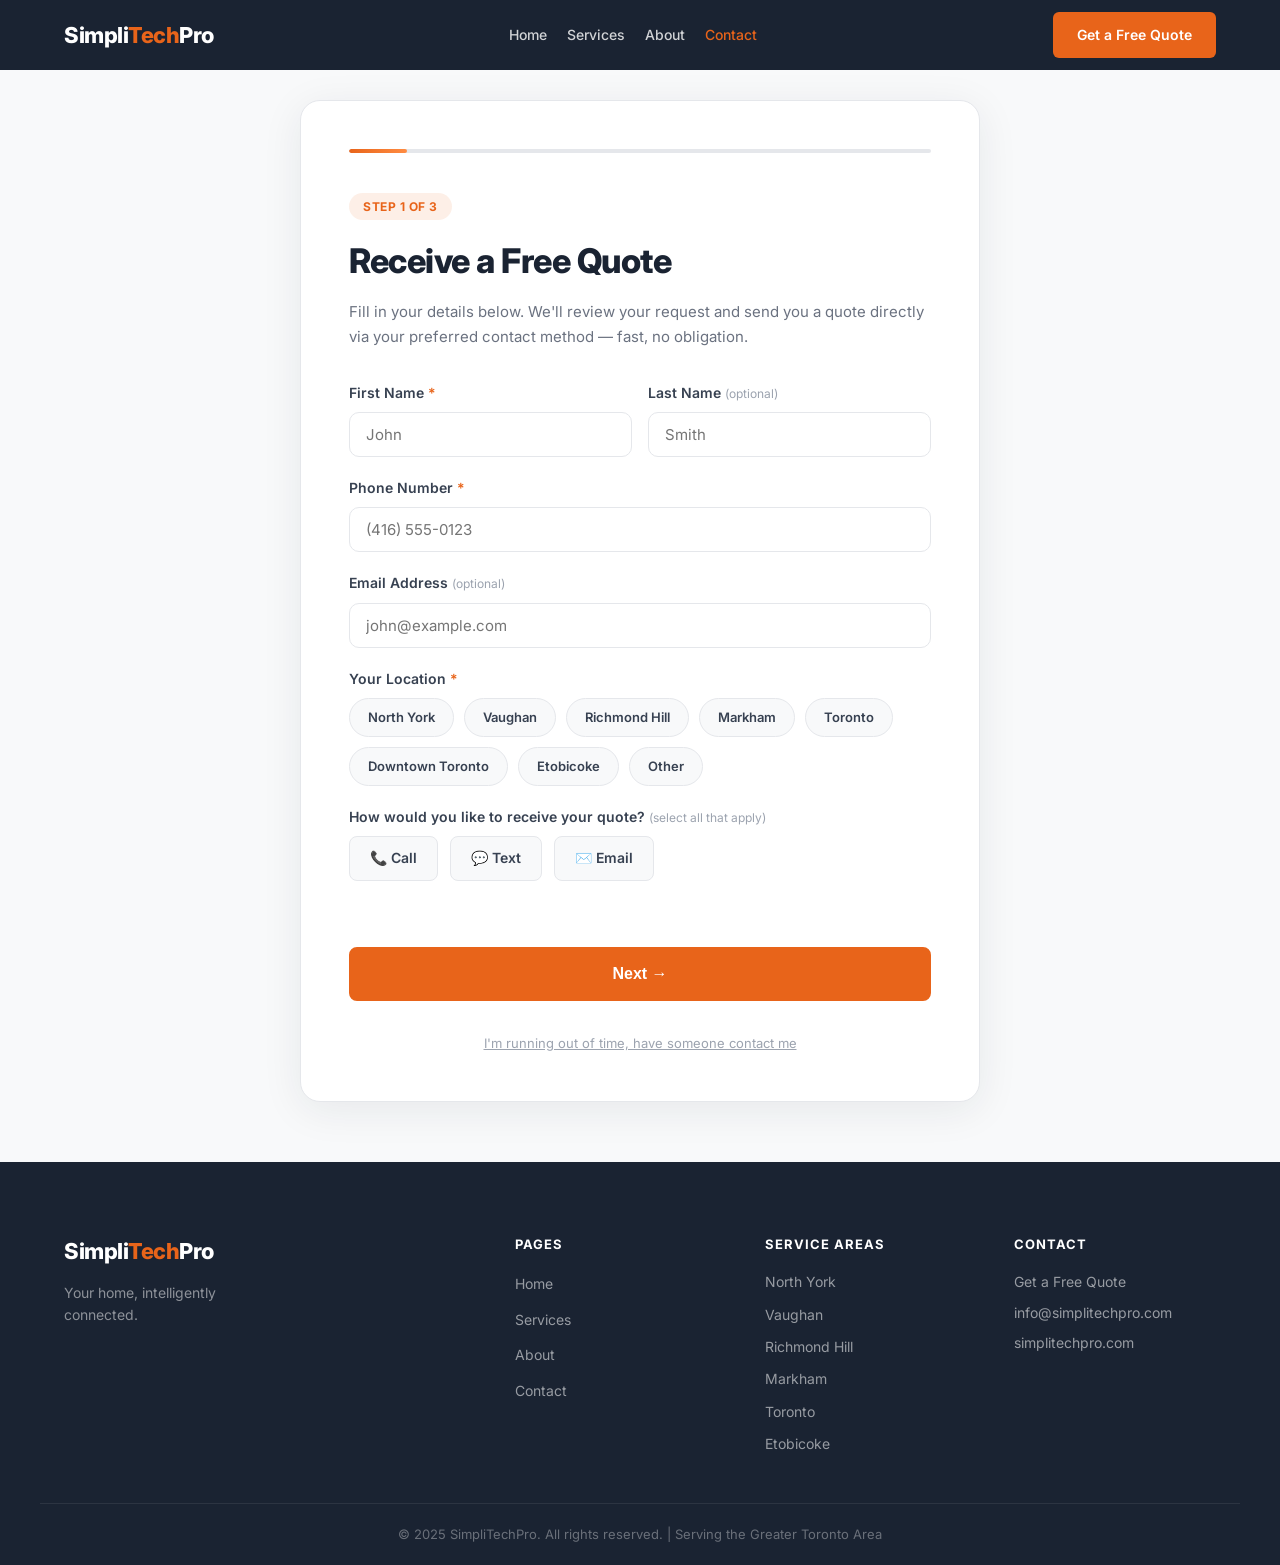
<file: contact.html>
<!DOCTYPE html>
<html lang="en">
<head>
  <meta charset="UTF-8" />
  <meta name="viewport" content="width=device-width, initial-scale=1.0" />
  <title>Get a Free Quote | TV Installer & Smart Home Installation Toronto</title>
  <meta name="description" content="Get a free quote for TV mounting, smart home installation or home theatre setup in Toronto and the GTA. Tell us what you need — we respond fast. Call (647) 804-8245." />
  <meta name="robots" content="index, follow" />
  <link rel="canonical" href="https://simplitechpro.com/contact.html" />
  <link rel="preconnect" href="https://fonts.googleapis.com" />
  <link rel="preconnect" href="https://fonts.gstatic.com" crossorigin />
  <link href="https://fonts.googleapis.com/css2?family=Inter:wght@300;400;500;600;700;800&display=swap" rel="stylesheet" />
  <link rel="stylesheet" href="style.css" />
  <script async src="https://www.googletagmanager.com/gtag/js?id=G-08TB02DB9P"></script>
  <script>
    window.dataLayer = window.dataLayer || [];
    function gtag(){dataLayer.push(arguments);}
    gtag('js', new Date());
    gtag('config', 'G-08TB02DB9P');
  </script>
  <script type="application/ld+json">
  {
    "@context": "https://schema.org",
    "@type": "LocalBusiness",
    "name": "SimpliTechPro",
    "url": "https://simplitechpro.com",
    "telephone": "[ADD YOUR PHONE NUMBER]",
    "areaServed": ["North York","Vaughan","Richmond Hill","Markham","Toronto","Etobicoke"]
  }
  </script>
</head>
<body>

  <!-- NAVIGATION -->
  <header class="navbar">
    <div class="container nav-inner">
      <a href="index.html" class="logo">Simpli<span>Tech</span>Pro</a>
      <nav>
        <ul class="nav-links" id="navLinks">
          <li><a href="index.html">Home</a></li>
          <li><a href="services.html">Services</a></li>
          
          <li><a href="about.html">About</a></li>
          <li><a href="contact.html" class="active">Contact</a></li>
        </ul>
      </nav>
      <a href="contact.html" class="btn btn-nav">Get a Free Quote</a>
      <button class="hamburger" id="hamburger" aria-label="Open menu">
        <span></span><span></span><span></span>
      </button>
    </div>
  </header>

  <!-- QUOTE WIZARD -->
  <section class="quote-section">
    <div class="quote-wrap">

      <!-- PROGRESS BAR -->
      <div class="progress-bar-wrap" id="progressWrap">
        <div class="progress-bar" id="progressBar"></div>
      </div>

      <!-- ===== STEP 1 — CONTACT INFO ===== -->
      <div class="quote-step active" id="step1">
        <div class="step-header">
          <span class="step-tag">Step 1 of 3</span>
          <h1>Receive a Free Quote</h1>
          <p>Fill in your details below. We'll review your request and send you a quote directly via your preferred contact method — fast, no obligation.</p>
        </div>
        <div class="quote-form">
          <div class="form-row">
            <div class="form-group">
              <label>First Name <span class="required">*</span></label>
              <input type="text" id="firstName" placeholder="John" required />
            </div>
            <div class="form-group">
              <label>Last Name <span class="optional">(optional)</span></label>
              <input type="text" id="lastName" placeholder="Smith" />
            </div>
          </div>
          <div class="form-group">
            <label>Phone Number <span class="required">*</span></label>
            <input type="tel" id="phone" placeholder="(416) 555-0123" required />
          </div>
          <div class="form-group">
            <label>Email Address <span class="optional">(optional)</span></label>
            <input type="email" id="email" placeholder="john@example.com" />
          </div>
          <div class="form-group">
            <label>Your Location <span class="required">*</span></label>
            <div class="pill-group" id="clientLocation">
              <span class="pill" onclick="selectPill(this,'clientLocation')">North York</span>
              <span class="pill" onclick="selectPill(this,'clientLocation')">Vaughan</span>
              <span class="pill" onclick="selectPill(this,'clientLocation')">Richmond Hill</span>
              <span class="pill" onclick="selectPill(this,'clientLocation')">Markham</span>
              <span class="pill" onclick="selectPill(this,'clientLocation')">Toronto</span>
              <span class="pill" onclick="selectPill(this,'clientLocation')">Downtown Toronto</span>
              <span class="pill" onclick="selectPill(this,'clientLocation')">Etobicoke</span>
              <span class="pill" onclick="selectPill(this,'clientLocation'); toggleOtherLocation(this)">Other</span>
            </div>
            <div id="otherLocationBox" style="display:none; margin-top:12px;">
              <input type="text" id="otherLocationText" placeholder="Please specify your location..." />
            </div>
          </div>

          <div class="form-group">
            <label>How would you like to receive your quote? <span class="optional">(select all that apply)</span></label>
            <div class="contact-method-group">
              <label class="method-option">
                <input type="checkbox" name="contactMethod" value="call" id="methodCall" />
                <span>📞 Call</span>
              </label>
              <label class="method-option">
                <input type="checkbox" name="contactMethod" value="text" id="methodText" />
                <span>💬 Text</span>
              </label>
              <label class="method-option">
                <input type="checkbox" name="contactMethod" value="email" id="methodEmail" />
                <span>✉️ Email</span>
              </label>
            </div>
          </div>
          <div class="form-error" id="step1Error"></div>
          <button class="btn btn-primary btn-full" onclick="goToStep2()">Next →</button>
          <div class="skip-link" onclick="skipToEnd()">
            I'm running out of time, have someone contact me
          </div>
        </div>
      </div>

      <!-- ===== STEP 2 — QUICK OR DETAILED ===== -->
      <div class="quote-step" id="step2">
        <div class="step-header">
          <span class="step-tag">Step 2 of 3</span>
          <h2>Help Us Better Assist You</h2>
          <p>Answer a few questions for a faster and more accurate quote.</p>
        </div>
        <div class="option-cards">
          <div class="option-card" id="optionReady" onclick="selectOption('ready')">
            <div class="option-icon">🚀</div>
            <h3>I'm ready, let's go</h3>
            <p>Tell us what you need and we'll put together a detailed quote for you.</p>
          </div>
          <div class="option-card" id="optionQuick" onclick="selectOption('quick')">
            <div class="option-icon">⚡</div>
            <h3>I just need to leave a quick message</h3>
            <p>Leave us a note and we'll reach out to get the details from you directly.</p>
          </div>
        </div>

        <div class="quick-message-box" id="quickMessageBox">
          <div class="form-group">
            <label>Your Message</label>
            <textarea id="quickMessage" rows="5" placeholder="Tell us what you need help with and we'll be in touch..."></textarea>
          </div>
          <button class="btn btn-primary btn-full" onclick="submitQuickMessage()">Send Message →</button>
        </div>

        <div class="step-nav">
          <button class="btn-back" onclick="goToStep(1)">← Back</button>
        </div>
      </div>

      <!-- ===== STEP 3 — SERVICE SELECTION ===== -->
      <div class="quote-step" id="step3">
        <div class="step-header">
          <span class="step-tag">Step 3 of 3</span>
          <h2>What Would You Like Done?</h2>
          <p>Select everything that applies — you can choose more than one.</p>
        </div>
        <div class="service-select-grid">
          <div class="service-select-card" data-service="entertainment" onclick="toggleService(this)">
            <div class="ss-icon">📺</div>
            <h3>Home Entertainment</h3>
            <p>TV mounting, smart TV setup, soundbars, streaming devices</p>
            <div class="ss-check">✓</div>
          </div>
          <div class="service-select-card" data-service="lighting" onclick="toggleService(this)">
            <div class="ss-icon">💡</div>
            <h3>Smart Lighting</h3>
            <p>Smart bulbs, dimmers, scenes, schedules, voice control</p>
            <div class="ss-check">✓</div>
          </div>
          <div class="service-select-card" data-service="security" onclick="toggleService(this)">
            <div class="ss-icon">🔒</div>
            <h3>Security & Cameras</h3>
            <p>Smart locks, doorbell cameras, indoor & outdoor cameras</p>
            <div class="ss-check">✓</div>
          </div>
          <div class="service-select-card" data-service="climate" onclick="toggleService(this)">
            <div class="ss-icon">🌡️</div>
            <h3>Climate Control</h3>
            <p>Smart thermostats, scheduling, energy saving, remote control</p>
            <div class="ss-check">✓</div>
          </div>
          <div class="service-select-card" data-service="audio" onclick="toggleService(this)">
            <div class="ss-icon">🎵</div>
            <h3>Whole-Home Audio</h3>
            <p>Multi-room speakers, Sonos, Bose, zone control, streaming</p>
            <div class="ss-check">✓</div>
          </div>
          <div class="service-select-card" data-service="automation" onclick="toggleService(this)">
            <div class="ss-icon">📱</div>
            <h3>Home Automation</h3>
            <p>Google Home, Alexa, Apple HomeKit, routines, device pairing</p>
            <div class="ss-check">✓</div>
          </div>
        </div>
        <div class="form-error" id="step3Error"></div>
        <button class="btn btn-primary btn-full" onclick="goToServicePages()" style="margin-top:24px;">Next →</button>
        <div class="skip-link" onclick="skipToEnd()">
          I'm running out of time, have someone contact me
        </div>
        <div class="step-nav">
          <button class="btn-back" onclick="goToStep(2)">← Back</button>
        </div>
      </div>

      <!-- ===== HOME ENTERTAINMENT ===== -->
      <div class="quote-step" id="stepEntertainment">
        <div class="step-header">
          <span class="step-tag">📺 Home Entertainment</span>
          <h2>Tell Us About Your Entertainment Setup</h2>
        </div>
        <div class="quote-form">

          <div class="form-group">
            <label>How many TVs do you want mounted or set up?</label>
            <div class="pill-group" id="tvCount">
              <span class="pill" onclick="selectPill(this,'tvCount')">1</span>
              <span class="pill" onclick="selectPill(this,'tvCount')">2</span>
              <span class="pill" onclick="selectPill(this,'tvCount')">3</span>
              <span class="pill" onclick="selectPill(this,'tvCount')">4+</span>
            </div>
          </div>

          <div class="form-group">
            <label>Do you already have the TV and mounting hardware?</label>
            <div class="pill-group" id="entHasEquip">
              <span class="pill" onclick="selectPill(this,'entHasEquip')">Yes, I have everything</span>
              <span class="pill" onclick="selectPill(this,'entHasEquip')">I have the TV only</span>
              <span class="pill" onclick="selectPill(this,'entHasEquip')">I need help choosing</span>
              <span class="pill" onclick="selectPill(this,'entHasEquip')">Mix of both</span>
            </div>
          </div>

          <div class="form-group">
            <label>What type of property is this?</label>
            <div class="pill-group" id="entProperty">
              <span class="pill" onclick="selectPill(this,'entProperty')">House</span>
              <span class="pill" onclick="selectPill(this,'entProperty')">Condo</span>
              <span class="pill" onclick="selectPill(this,'entProperty')">Apartment</span>
              <span class="pill" onclick="selectPill(this,'entProperty')">Townhouse</span>
            </div>
          </div>

          <div class="form-group">
            <label>What is your wall surface type?</label>
            <div class="pill-group" id="entWall">
              <span class="pill" onclick="selectPill(this,'entWall')">Drywall</span>
              <span class="pill" onclick="selectPill(this,'entWall')">Brick</span>
              <span class="pill" onclick="selectPill(this,'entWall')">Stone</span>
              <span class="pill" onclick="selectPill(this,'entWall')">Concrete</span>
              <span class="pill" onclick="selectPill(this,'entWall')">I don't know</span>
            </div>
          </div>

          <div class="form-group">
            <label>What else do you need? <span class="optional">(select all that apply)</span></label>
            <div class="check-group">
              <label class="check-option"><input type="checkbox" name="ent" value="smarttv" /> Smart TV setup & apps</label>
              <label class="check-option"><input type="checkbox" name="ent" value="soundbar" /> Soundbar installation</label>
              <label class="check-option"><input type="checkbox" name="ent" value="streaming" /> Streaming device setup (Apple TV, Firestick, Chromecast)</label>
              <label class="check-option"><input type="checkbox" name="ent" value="cables" /> Cable management & hiding wires</label>
              <label class="check-option"><input type="checkbox" name="ent" value="gaming" /> Gaming console setup</label>
            </div>
          </div>

          

          <div class="form-group">
            <label>Anything else we should know? <span class="optional">(optional)</span></label>
            <textarea rows="3" placeholder="e.g. I want cables hidden in the wall, I have a fireplace mount..."></textarea>
          </div>

        </div>
        <button class="btn btn-primary btn-full" onclick="nextServicePage('entertainment')">Next →</button>
        <div class="skip-link" onclick="skipToEnd()">I'm running out of time, have someone contact me</div>
        <div class="step-nav"><button class="btn-back" onclick="prevServicePage()">← Back</button></div>
      </div>

      <!-- ===== SMART LIGHTING ===== -->
      <div class="quote-step" id="stepLighting">
        <div class="step-header">
          <span class="step-tag">💡 Smart Lighting</span>
          <h2>Tell Us About Your Lighting Needs</h2>
        </div>
        <div class="quote-form">

          <div class="form-group">
            <label>How many rooms do you want smart lighting in?</label>
            <div class="pill-group" id="lightRooms">
              <span class="pill" onclick="selectPill(this,'lightRooms')">1–2 rooms</span>
              <span class="pill" onclick="selectPill(this,'lightRooms')">3–5 rooms</span>
              <span class="pill" onclick="selectPill(this,'lightRooms')">Whole home</span>
            </div>
          </div>

          <div class="form-group">
            <label>Describe what you need</label>
            <textarea rows="4" placeholder="e.g. Number of rooms, how many light switches, how many fixtures per switch..."></textarea>
          </div>

          <div class="form-group">
            <label>Do you have reliable WiFi?</label>
            <div class="pill-group" id="lightWifi">
              <span class="pill" onclick="selectPill(this,'lightWifi')">Yes</span>
              <span class="pill" onclick="selectPill(this,'lightWifi')">No</span>
              <span class="pill" onclick="selectPill(this,'lightWifi')">Not sure if reliable</span>
            </div>
          </div>

          <div class="form-group">
            <label>Do you already have smart bulbs or switches?</label>
            <div class="pill-group" id="lightHasEquip">
              <span class="pill" onclick="selectPill(this,'lightHasEquip')">Yes</span>
              <span class="pill" onclick="selectPill(this,'lightHasEquip')">No</span>
              <span class="pill" onclick="selectPill(this,'lightHasEquip')">Some of it</span>
            </div>
          </div>

          <div class="form-group">
            <label>Anything else we should know? <span class="optional">(optional)</span></label>
            <textarea rows="3" placeholder="e.g. I want everything connected to Google Home..."></textarea>
          </div>

        </div>
        <button class="btn btn-primary btn-full" onclick="nextServicePage('lighting')">Next →</button>
        <div class="skip-link" onclick="skipToEnd()">I'm running out of time, have someone contact me</div>
        <div class="step-nav"><button class="btn-back" onclick="prevServicePage()">← Back</button></div>
      </div>

      <!-- ===== SECURITY ===== -->
      <div class="quote-step" id="stepSecurity">
        <div class="step-header">
          <span class="step-tag">🔒 Security & Cameras</span>
          <h2>Tell Us About Your Security Needs</h2>
        </div>
        <div class="quote-form">

          <div class="form-group">
            <label>What type of property is this?</label>
            <div class="pill-group" id="secProperty">
              <span class="pill" onclick="selectPill(this,'secProperty')">House</span>
              <span class="pill" onclick="selectPill(this,'secProperty')">Condo / Apartment</span>
              <span class="pill" onclick="selectPill(this,'secProperty')">Townhouse</span>
              <span class="pill" onclick="selectPill(this,'secProperty')">Rental / Airbnb</span>
            </div>
          </div>

          <div class="form-group">
            <label>Has your home been pre-wired for cameras?</label>
            <div class="pill-group" id="secPrewired">
              <span class="pill" onclick="selectPill(this,'secPrewired')">Yes</span>
              <span class="pill" onclick="selectPill(this,'secPrewired')">No</span>
              <span class="pill" onclick="selectPill(this,'secPrewired')">Not Sure</span>
            </div>
          </div>

          <div class="form-group">
            <label>What do you need? <span class="optional">(select all that apply)</span></label>
            <div class="check-group">
              <label class="check-option"><input type="checkbox" name="sec" value="doorbell" /> Doorbell camera (Ring, Nest, Arlo)</label>
              <label class="check-option"><input type="checkbox" name="sec" value="outdoor" /> Outdoor security cameras</label>
              <label class="check-option"><input type="checkbox" name="sec" value="indoor" /> Indoor cameras</label>
              <label class="check-option"><input type="checkbox" name="sec" value="lock" /> Smart door lock</label>
              <label class="check-option"><input type="checkbox" name="sec" value="motion" /> Motion sensor alerts</label>
              <label class="check-option"><input type="checkbox" name="sec" value="remote" /> Remote viewing & app setup</label>
            </div>
          </div>

          <div class="form-group">
            <label>How many cameras are you thinking?</label>
            <div class="pill-group" id="secCamCount">
              <span class="pill" onclick="selectPill(this,'secCamCount')">1</span>
              <span class="pill" onclick="selectPill(this,'secCamCount')">2–3</span>
              <span class="pill" onclick="selectPill(this,'secCamCount')">4–6</span>
              <span class="pill" onclick="selectPill(this,'secCamCount')">Not sure yet</span>
            </div>
          </div>

          <div class="form-group">
            <label>Do you already have cameras or equipment?</label>
            <div class="pill-group" id="secHasEquip">
              <span class="pill" onclick="selectPill(this,'secHasEquip')">Yes</span>
              <span class="pill" onclick="selectPill(this,'secHasEquip')">No</span>
              <span class="pill" onclick="selectPill(this,'secHasEquip')">Some of it</span>
            </div>
          </div>

          <div class="form-group">
            <label>Anything else we should know? <span class="optional">(optional)</span></label>
            <textarea rows="3" placeholder="e.g. I need cameras covering my driveway and backyard..."></textarea>
          </div>

        </div>
        <button class="btn btn-primary btn-full" onclick="nextServicePage('security')">Next →</button>
        <div class="skip-link" onclick="skipToEnd()">I'm running out of time, have someone contact me</div>
        <div class="step-nav"><button class="btn-back" onclick="prevServicePage()">← Back</button></div>
      </div>

      <!-- ===== CLIMATE ===== -->
      <div class="quote-step" id="stepClimate">
        <div class="step-header">
          <span class="step-tag">🌡️ Climate Control</span>
          <h2>Tell Us About Your Climate Setup</h2>
        </div>
        <div class="quote-form">

          <div class="form-group">
            <label>What heating system do you have?</label>
            <div class="pill-group" id="climateSystem">
              <span class="pill" onclick="selectPill(this,'climateSystem')">Forced air (furnace)</span>
              <span class="pill" onclick="selectPill(this,'climateSystem')">Heat pump</span>
              <span class="pill" onclick="selectPill(this,'climateSystem')">Baseboard / electric</span>
              <span class="pill" onclick="selectPill(this,'climateSystem')">Not sure</span>
            </div>
          </div>

          <div class="form-group">
            <label>What do you need? <span class="optional">(select all that apply)</span></label>
            <div class="check-group">
              <label class="check-option"><input type="checkbox" name="climate" value="thermostat" /> Smart thermostat installation</label>
              <label class="check-option"><input type="checkbox" name="climate" value="schedule" /> Schedule & routine setup</label>
              <label class="check-option"><input type="checkbox" name="climate" value="remote" /> Remote control from phone</label>
              <label class="check-option"><input type="checkbox" name="climate" value="energy" /> Energy saving optimization</label>
              <label class="check-option"><input type="checkbox" name="climate" value="multizone" /> Multi-zone temperature control</label>
              <label class="check-option"><input type="checkbox" name="climate" value="rebate" /> Ontario rebate guidance (up to $100)</label>
            </div>
          </div>

          <div class="form-group">
            <label>Do you already have a smart thermostat?</label>
            <div class="pill-group" id="climateHasEquip">
              <span class="pill" onclick="selectPill(this,'climateHasEquip')">Yes</span>
              <span class="pill" onclick="selectPill(this,'climateHasEquip')">No</span>
              <span class="pill" onclick="selectPill(this,'climateHasEquip')">I need a recommendation</span>
            </div>
          </div>

          <div class="form-group">
            <label>Anything else we should know? <span class="optional">(optional)</span></label>
            <textarea rows="3" placeholder="e.g. I have a Nest but it's not configured properly..."></textarea>
          </div>

        </div>
        <button class="btn btn-primary btn-full" onclick="nextServicePage('climate')">Next →</button>
        <div class="skip-link" onclick="skipToEnd()">I'm running out of time, have someone contact me</div>
        <div class="step-nav"><button class="btn-back" onclick="prevServicePage()">← Back</button></div>
      </div>

      <!-- ===== AUDIO ===== -->
      <div class="quote-step" id="stepAudio">
        <div class="step-header">
          <span class="step-tag">🎵 Whole-Home Audio</span>
          <h2>Tell Us About Your Audio Needs</h2>
        </div>
        <div class="quote-form">

          <div class="form-group">
            <label>How many rooms do you want audio in?</label>
            <div class="pill-group" id="audioRooms">
              <span class="pill" onclick="selectPill(this,'audioRooms')">1 room</span>
              <span class="pill" onclick="selectPill(this,'audioRooms')">2–3 rooms</span>
              <span class="pill" onclick="selectPill(this,'audioRooms')">4+ rooms</span>
              <span class="pill" onclick="selectPill(this,'audioRooms')">Whole home</span>
            </div>
          </div>

          <div class="form-group">
            <label>What do you need? <span class="optional">(select all that apply)</span></label>
            <div class="check-group">
              <label class="check-option"><input type="checkbox" name="audio" value="speakers" /> Speaker installation</label>
              <label class="check-option"><input type="checkbox" name="audio" value="zones" /> Multi-zone setup (different music per room)</label>
              <label class="check-option"><input type="checkbox" name="audio" value="streaming" /> Streaming setup (Spotify, Apple Music)</label>
              <label class="check-option"><input type="checkbox" name="audio" value="voice" /> Voice control integration</label>
              <label class="check-option"><input type="checkbox" name="audio" value="outdoor" /> Outdoor speakers</label>
              <label class="check-option"><input type="checkbox" name="audio" value="app" /> App setup & walkthrough</label>
            </div>
          </div>

          <div class="form-group">
            <label>Do you already have speakers or audio equipment?</label>
            <div class="pill-group" id="audioHasEquip">
              <span class="pill" onclick="selectPill(this,'audioHasEquip')">Yes</span>
              <span class="pill" onclick="selectPill(this,'audioHasEquip')">No</span>
              <span class="pill" onclick="selectPill(this,'audioHasEquip')">Some of it</span>
            </div>
          </div>

          <div class="form-group">
            <label>Anything else we should know? <span class="optional">(optional)</span></label>
            <textarea rows="3" placeholder="e.g. I have a Sonos system but need more rooms added..."></textarea>
          </div>

        </div>
        <button class="btn btn-primary btn-full" onclick="nextServicePage('audio')">Next →</button>
        <div class="skip-link" onclick="skipToEnd()">I'm running out of time, have someone contact me</div>
        <div class="step-nav"><button class="btn-back" onclick="prevServicePage()">← Back</button></div>
      </div>

      <!-- ===== AUTOMATION ===== -->
      <div class="quote-step" id="stepAutomation">
        <div class="step-header">
          <span class="step-tag">📱 Home Automation</span>
          <h2>Tell Us About Your Automation Goals</h2>
        </div>
        <div class="quote-form">

          <div class="form-group">
            <label>Which ecosystem do you use or prefer?</label>
            <div class="pill-group" id="autoEco">
              <span class="pill" onclick="selectPill(this,'autoEco')">Google Home</span>
              <span class="pill" onclick="selectPill(this,'autoEco')">Amazon Alexa</span>
              <span class="pill" onclick="selectPill(this,'autoEco')">Apple HomeKit</span>
              <span class="pill" onclick="selectPill(this,'autoEco')">SmartThings</span>
              <span class="pill" onclick="selectPill(this,'autoEco')">Not sure</span>
            </div>
          </div>

          <div class="form-group">
            <label>What do you need? <span class="optional">(select all that apply)</span></label>
            <div class="check-group">
              <label class="check-option"><input type="checkbox" name="auto" value="hub" /> Smart hub setup</label>
              <label class="check-option"><input type="checkbox" name="auto" value="pair" /> Device pairing & configuration</label>
              <label class="check-option"><input type="checkbox" name="auto" value="routines" /> Routine & automation setup</label>
              <label class="check-option"><input type="checkbox" name="auto" value="voice" /> Voice assistant configuration</label>
              <label class="check-option"><input type="checkbox" name="auto" value="apps" /> App consolidation (one app for everything)</label>
              <label class="check-option"><input type="checkbox" name="auto" value="walkthrough" /> Full walkthrough & training</label>
            </div>
          </div>

          <div class="form-group">
            <label>How many smart devices do you currently have?</label>
            <div class="pill-group" id="autoDevices">
              <span class="pill" onclick="selectPill(this,'autoDevices')">1–5</span>
              <span class="pill" onclick="selectPill(this,'autoDevices')">6–15</span>
              <span class="pill" onclick="selectPill(this,'autoDevices')">15+</span>
              <span class="pill" onclick="selectPill(this,'autoDevices')">Starting fresh</span>
            </div>
          </div>

          <div class="form-group">
            <label>Anything else we should know? <span class="optional">(optional)</span></label>
            <textarea rows="3" placeholder="e.g. I have devices from different brands that won't talk to each other..."></textarea>
          </div>

        </div>
        <button class="btn btn-primary btn-full" onclick="nextServicePage('automation')">Next →</button>
        <div class="skip-link" onclick="skipToEnd()">I'm running out of time, have someone contact me</div>
        <div class="step-nav"><button class="btn-back" onclick="prevServicePage()">← Back</button></div>
      </div>

      <!-- ===== THANK YOU ===== -->
      <div class="quote-step" id="stepThankyou">
        <div class="thankyou-wrap">
          <div class="thankyou-icon">✅</div>
          <h2>We've Got Your Request!</h2>
          <p class="thankyou-main">We've received your information and will be sending your quote via your <strong id="preferredMethod">preferred contact method</strong> shortly.</p>
          <div class="thankyou-box">
            <p>📍 We serve North York, Vaughan, Richmond Hill, Markham, Toronto & Etobicoke</p>
            <p>⏱ Most jobs completed in under 2 hours</p>
            <p>💰 Flat rate pricing — no surprises</p>
          </div>
          <a href="index.html" class="btn btn-primary" style="margin-top:32px;">Back to Home</a>
        </div>
      </div>

    </div>
  </section>

  <!-- FOOTER -->
  <footer class="footer">
    <div class="container footer-inner">
      <div class="footer-brand">
        <div class="logo">Simpli<span>Tech</span>Pro</div>
        <p>Your home, intelligently connected.</p>
      </div>
      <div class="footer-links">
        <h4>Pages</h4>
        <ul>
          <li><a href="index.html">Home</a></li>
          <li><a href="services.html">Services</a></li>
          
          <li><a href="about.html">About</a></li>
          <li><a href="contact.html">Contact</a></li>
        </ul>
      </div>
      <div class="footer-areas">
        <h4>Service Areas</h4>
        <ul>
          <li>North York</li>
          <li>Vaughan</li>
          <li>Richmond Hill</li>
          <li>Markham</li>
          <li>Toronto</li>
          <li>Etobicoke</li>
        </ul>
      </div>
      <div class="footer-contact">
        <h4>Contact</h4>
        <p><a href="contact.html">Get a Free Quote</a></p>
        <p><a href="mailto:info@simplitechpro.com">info@simplitechpro.com</a></p>
        <p>simplitechpro.com</p>
      </div>
    </div>
    <div class="footer-bottom">
      <div class="container">
        <p>© 2025 SimpliTechPro. All rights reserved. | Serving the Greater Toronto Area</p>
      </div>
    </div>
  </footer>

  <script src="script.js"></script>
  <script>
    let selectedServices = [];
    let serviceQueue = [];
    let currentServiceIndex = 0;
    let userData = {};

    function showStep(stepId) {
      document.querySelectorAll('.quote-step').forEach(s => s.classList.remove('active'));
      document.getElementById(stepId).classList.add('active');
      window.scrollTo({ top: 0, behavior: 'smooth' });
      updateProgress(stepId);
    }

    function updateProgress(stepId) {
      const progressMap = {
        'step1': 10, 'step2': 30, 'step3': 50,
        'stepEntertainment': 65, 'stepLighting': 65,
        'stepSecurity': 65, 'stepClimate': 65,
        'stepAudio': 65, 'stepAutomation': 65,
        'stepThankyou': 100
      };
      document.getElementById('progressBar').style.width = (progressMap[stepId] || 10) + '%';
    }

    function goToStep(n) { showStep('step' + n); }

    function goToStep2() {
      const firstName = document.getElementById('firstName').value.trim();
      const phone = document.getElementById('phone').value.trim();
      const email = document.getElementById('email').value.trim();
      const errorEl = document.getElementById('step1Error');
      const emailSelected = document.getElementById('methodEmail').checked;
      const selectedMethods = Array.from(document.querySelectorAll('input[name="contactMethod"]:checked')).map(i => i.value);

      if (!firstName) {
        errorEl.textContent = 'Please enter your first name.';
        return;
      }
      if (!phone) {
        errorEl.textContent = 'Please enter your phone number.';
        return;
      }
      if (emailSelected && !email) {
        errorEl.textContent = 'You selected Email as a contact method — please enter your email address above.';
        document.getElementById('email').focus();
        document.getElementById('email').style.borderColor = '#E8641A';
        return;
      }
      if (selectedMethods.length === 0) {
        errorEl.textContent = 'Please select at least one contact method.';
        return;
      }

      errorEl.textContent = '';
      document.getElementById('email').style.borderColor = '';

      let location = getActivePill('clientLocation');
      if (location === 'Not selected') {
        errorEl.textContent = 'Please select your location.';
        return;
      }
      if (location === 'Other') {
        const otherText = document.getElementById('otherLocationText').value.trim();
        if (!otherText) {
          errorEl.textContent = 'Please specify your location.';
          document.getElementById('otherLocationText').focus();
          return;
        }
        location = 'Other: ' + otherText;
      }
      userData.location = location;

      userData.firstName = firstName;
      userData.lastName = document.getElementById('lastName').value.trim();
      userData.phone = phone;
      userData.email = email;
      userData.contactMethod = selectedMethods.join(', ');
      showStep('step2');
    }

    function selectOption(option) {
      document.querySelectorAll('.option-card').forEach(c => c.classList.remove('selected'));
      if (option === 'ready') {
        document.getElementById('optionReady').classList.add('selected');
        document.getElementById('quickMessageBox').style.display = 'none';
        setTimeout(() => showStep('step3'), 400);
      } else {
        document.getElementById('optionQuick').classList.add('selected');
        document.getElementById('quickMessageBox').style.display = 'block';
        document.getElementById('quickMessageBox').scrollIntoView({ behavior: 'smooth' });
      }
    }

    function submitQuickMessage() {
      userData.quickMessage = document.getElementById('quickMessage').value.trim();
      submitToFormspree();
      skipToEnd();
    }

    function toggleService(card) {
      card.classList.toggle('selected');
      const service = card.dataset.service;
      if (card.classList.contains('selected')) {
        if (!selectedServices.includes(service)) selectedServices.push(service);
      } else {
        selectedServices = selectedServices.filter(s => s !== service);
      }
    }

    function goToServicePages() {
      if (selectedServices.length === 0) {
        document.getElementById('step3Error').textContent = 'Please select at least one service.';
        return;
      }
      document.getElementById('step3Error').textContent = '';
      const order = ['entertainment','lighting','security','climate','audio','automation'];
      serviceQueue = order.filter(s => selectedServices.includes(s));
      currentServiceIndex = 0;
      showServicePage();
    }

    function showServicePage() {
      if (currentServiceIndex < serviceQueue.length) {
        const pageMap = {
          entertainment: 'stepEntertainment',
          lighting: 'stepLighting',
          security: 'stepSecurity',
          climate: 'stepClimate',
          audio: 'stepAudio',
          automation: 'stepAutomation'
        };
        showStep(pageMap[serviceQueue[currentServiceIndex]]);
      } else {
        submitToFormspree();
        showStep('stepThankyou');
        document.getElementById('preferredMethod').textContent = userData.contactMethod || 'preferred contact method';
      }
    }

   function nextServicePage() {
      currentServiceIndex++;
      showServicePage();
    }

    function prevServicePage() {
      if (currentServiceIndex > 0) {
        currentServiceIndex--;
        showServicePage();
      } else {
        showStep('step3');
      }
    }

    function selectPill(el, groupId) {
      document.querySelectorAll('#' + groupId + ' .pill').forEach(p => p.classList.remove('active'));
      el.classList.add('active');
    }

    function toggleOtherLocation(pill) {
      const box = document.getElementById('otherLocationBox');
      if (pill.classList.contains('active')) {
        box.style.display = 'block';
        document.getElementById('otherLocationText').focus();
      } else {
        box.style.display = 'none';
      }
    }

    function showFileNames(input, listId) {
      const list = document.getElementById(listId);
      list.innerHTML = '';
      Array.from(input.files).forEach(file => {
        const item = document.createElement('div');
        item.className = 'file-item';
        item.textContent = '📎 ' + file.name;
        list.appendChild(item);
      });
    }

    function skipToEnd() {
      submitToFormspree();
      showStep('stepThankyou');
      const method = document.querySelector('input[name="contactMethod"]:checked');
      document.getElementById('preferredMethod').textContent = method ? method.value : 'preferred contact method';
    }

    function submitToFormspree() {
      const formData = new FormData();

      // ── CONTACT INFO ──
      formData.append('First Name', userData.firstName || '');
      formData.append('Last Name', userData.lastName || '');
      formData.append('Phone', userData.phone || '');
      formData.append('Email', userData.email || '');
      formData.append('Location', userData.location || '');
      formData.append('Preferred Contact Method', userData.contactMethod || '');
      formData.append('Services Selected', selectedServices.join(', ') || 'Quick message');
      formData.append('Quick Message', userData.quickMessage || '');

      // ── ENTERTAINMENT DETAILS ──
      if (selectedServices.includes('entertainment')) {
        formData.append('ENT — Number of TVs', getActivePill('tvCount'));
        formData.append('ENT — Has TV & Hardware', getActivePill('entHasEquip'));
        formData.append('ENT — Property Type', getActivePill('entProperty'));
        formData.append('ENT — Wall Surface', getActivePill('entWall'));
        formData.append('ENT — Additional Needs', getChecked('ent'));
        formData.append('ENT — Extra Notes', getTextarea('stepEntertainment'));
      }

      // ── LIGHTING DETAILS ──
      if (selectedServices.includes('lighting')) {
        formData.append('LIGHT — Number of Rooms', getActivePill('lightRooms'));
        formData.append('LIGHT — Description', getTextareaByIndex('stepLighting', 0));
        formData.append('LIGHT — Reliable WiFi', getActivePill('lightWifi'));
        formData.append('LIGHT — Has Equipment', getActivePill('lightHasEquip'));
        formData.append('LIGHT — Extra Notes', getTextareaByIndex('stepLighting', 1));
      }

      // ── SECURITY DETAILS ──
      if (selectedServices.includes('security')) {
        formData.append('SEC — Property Type', getActivePill('secProperty'));
        formData.append('SEC — Pre-Wired', getActivePill('secPrewired'));
        formData.append('SEC — Needs', getChecked('sec'));
        formData.append('SEC — Camera Count', getActivePill('secCamCount'));
        formData.append('SEC — Has Equipment', getActivePill('secHasEquip'));
        formData.append('SEC — Extra Notes', getTextarea('stepSecurity'));
      }

      // ── CLIMATE DETAILS ──
      if (selectedServices.includes('climate')) {
        formData.append('CLIMATE — Heating System', getActivePill('climateSystem'));
        formData.append('CLIMATE — Needs', getChecked('climate'));
        formData.append('CLIMATE — Has Thermostat', getActivePill('climateHasEquip'));
        formData.append('CLIMATE — Extra Notes', getTextarea('stepClimate'));
      }

      // ── AUDIO DETAILS ──
      if (selectedServices.includes('audio')) {
        formData.append('AUDIO — Number of Rooms', getActivePill('audioRooms'));
        formData.append('AUDIO — Needs', getChecked('audio'));
        formData.append('AUDIO — Has Equipment', getActivePill('audioHasEquip'));
        formData.append('AUDIO — Extra Notes', getTextarea('stepAudio'));
      }

      // ── AUTOMATION DETAILS ──
      if (selectedServices.includes('automation')) {
        formData.append('AUTO — Ecosystem', getActivePill('autoEco'));
        formData.append('AUTO — Needs', getChecked('auto'));
        formData.append('AUTO — Device Count', getActivePill('autoDevices'));
        formData.append('AUTO — Extra Notes', getTextarea('stepAutomation'));
      }

      fetch('https://formspree.io/f/mnjryvyv', {
        method: 'POST',
        body: formData,
        headers: { 'Accept': 'application/json' }
      });
    }

    // ── HELPER FUNCTIONS ──
    function getActivePill(groupId) {
      const active = document.querySelector('#' + groupId + ' .pill.active');
      return active ? active.textContent.trim() : 'Not selected';
    }

    function getChecked(name) {
      const checked = Array.from(document.querySelectorAll('input[name="' + name + '"]:checked'));
      return checked.length > 0 ? checked.map(i => i.value).join(', ') : 'None selected';
    }

    function getTextarea(stepId) {
      const textareas = document.querySelectorAll('#' + stepId + ' textarea');
      const last = textareas[textareas.length - 1];
      return last ? last.value.trim() || 'None' : 'None';
    }

    function getTextareaByIndex(stepId, index) {
      const textareas = document.querySelectorAll('#' + stepId + ' textarea');
      return textareas[index] ? textareas[index].value.trim() || 'None' : 'None';
    }
  </script>
<!-- Mobile Sticky Quote Bar -->
  <div class="mobile-quote-bar">
    <a href="tel:+16478048245" class="mobile-quote-bar-phone">📞 (647) 804-8245</a>
    <a href="contact.html">Get a Free Quote →</a>
  </div>
</body>
</html>
</file>
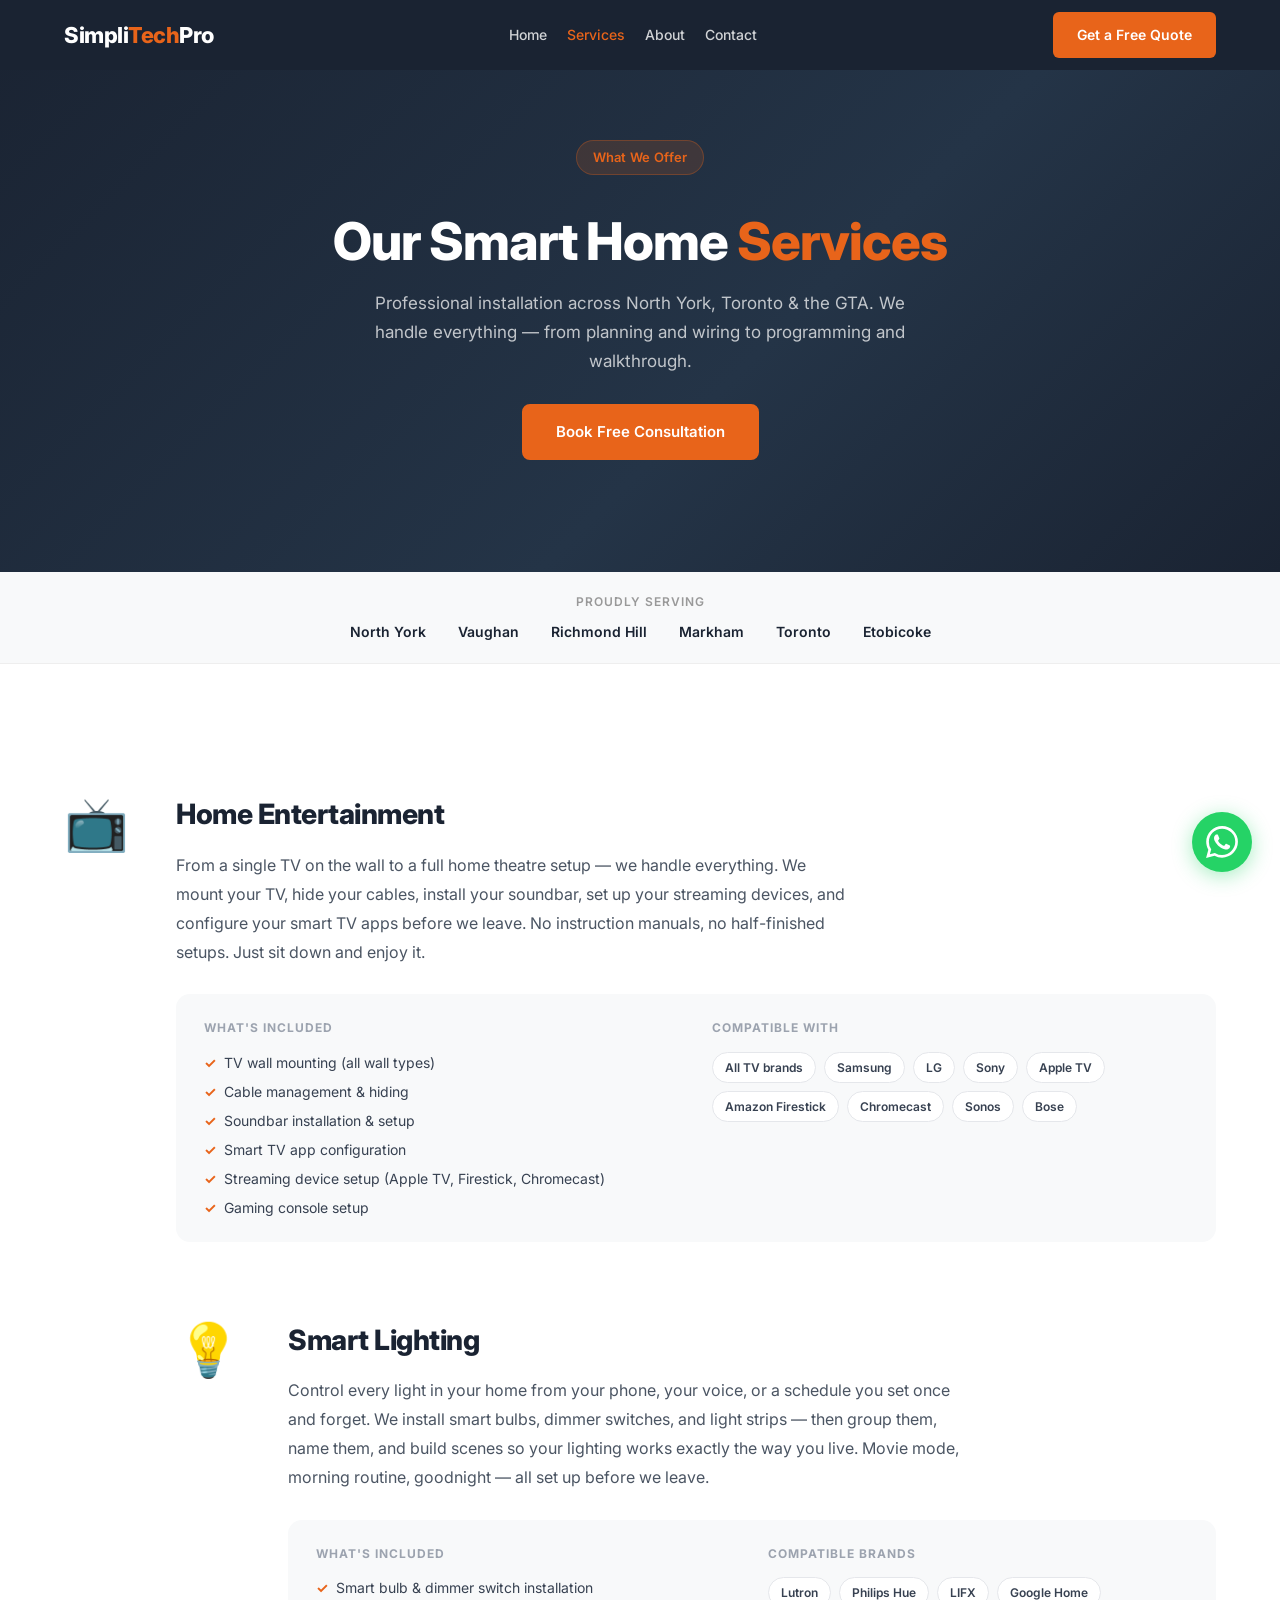
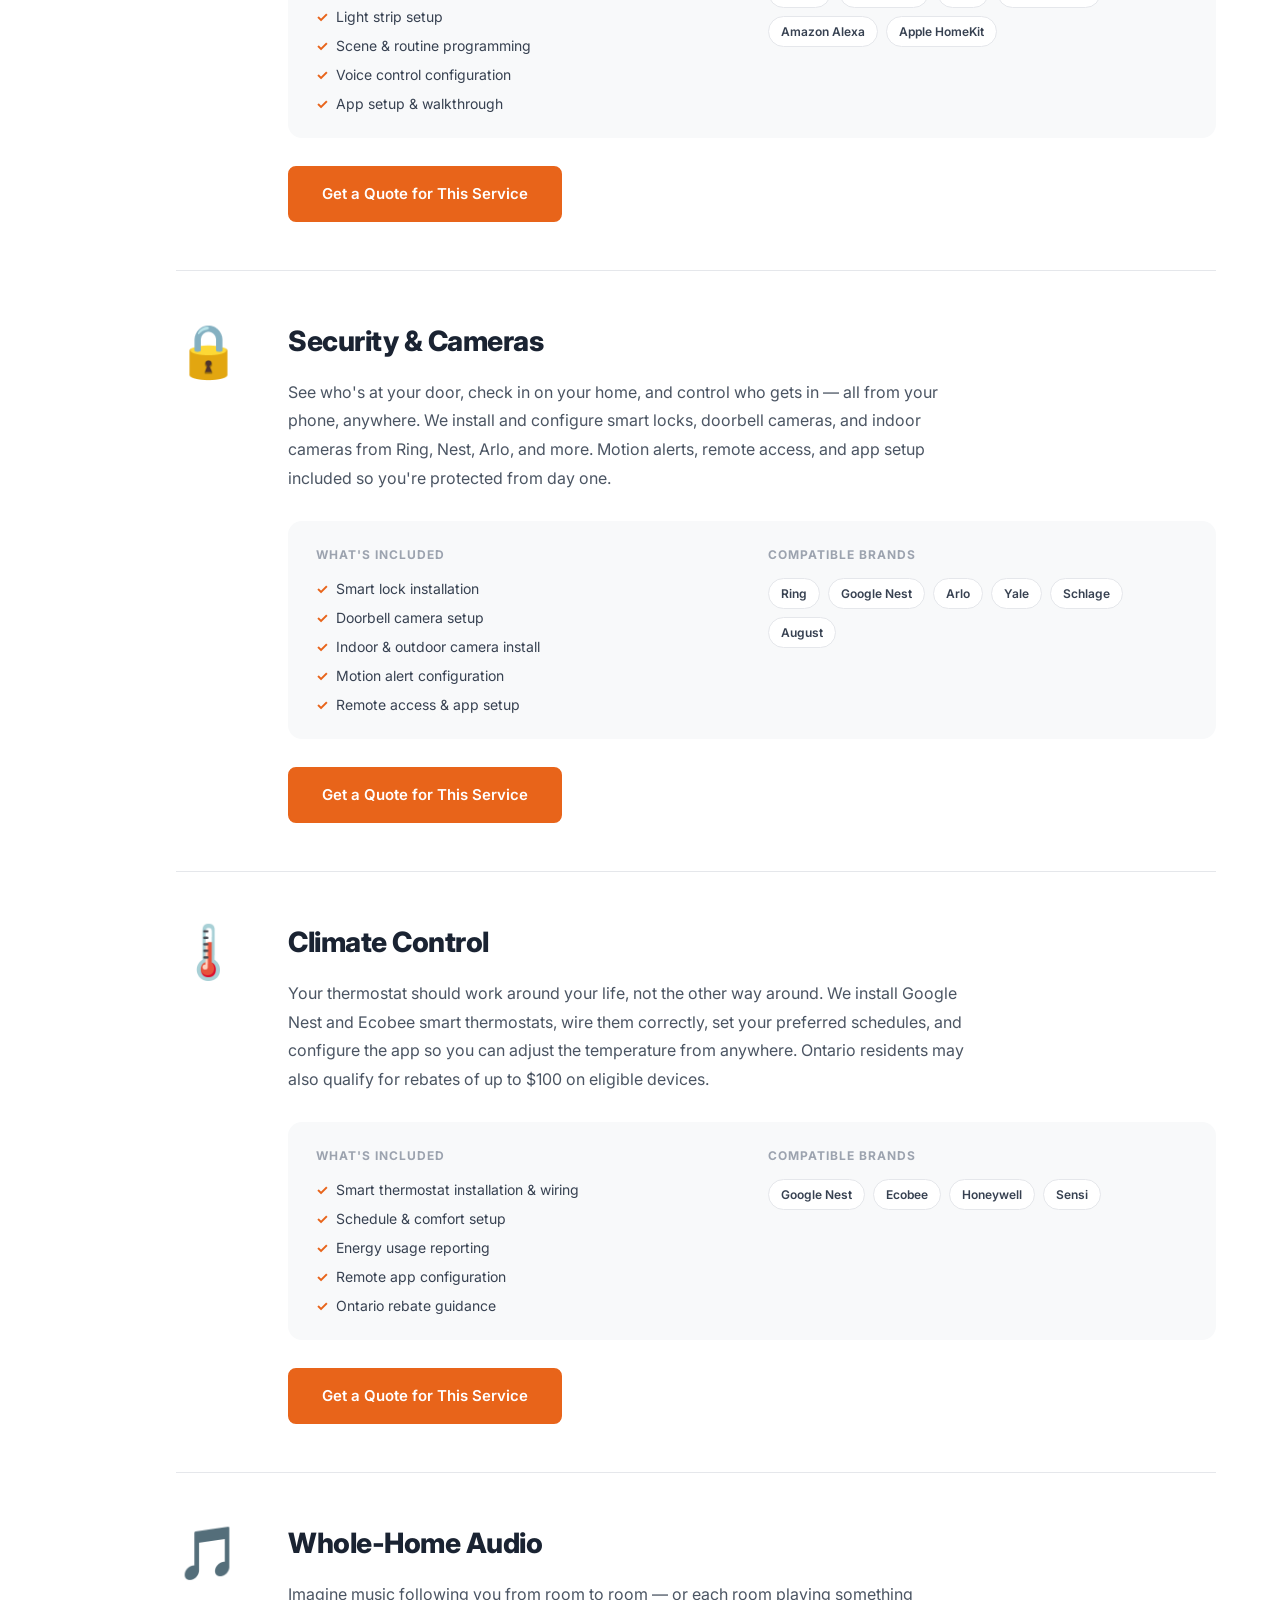
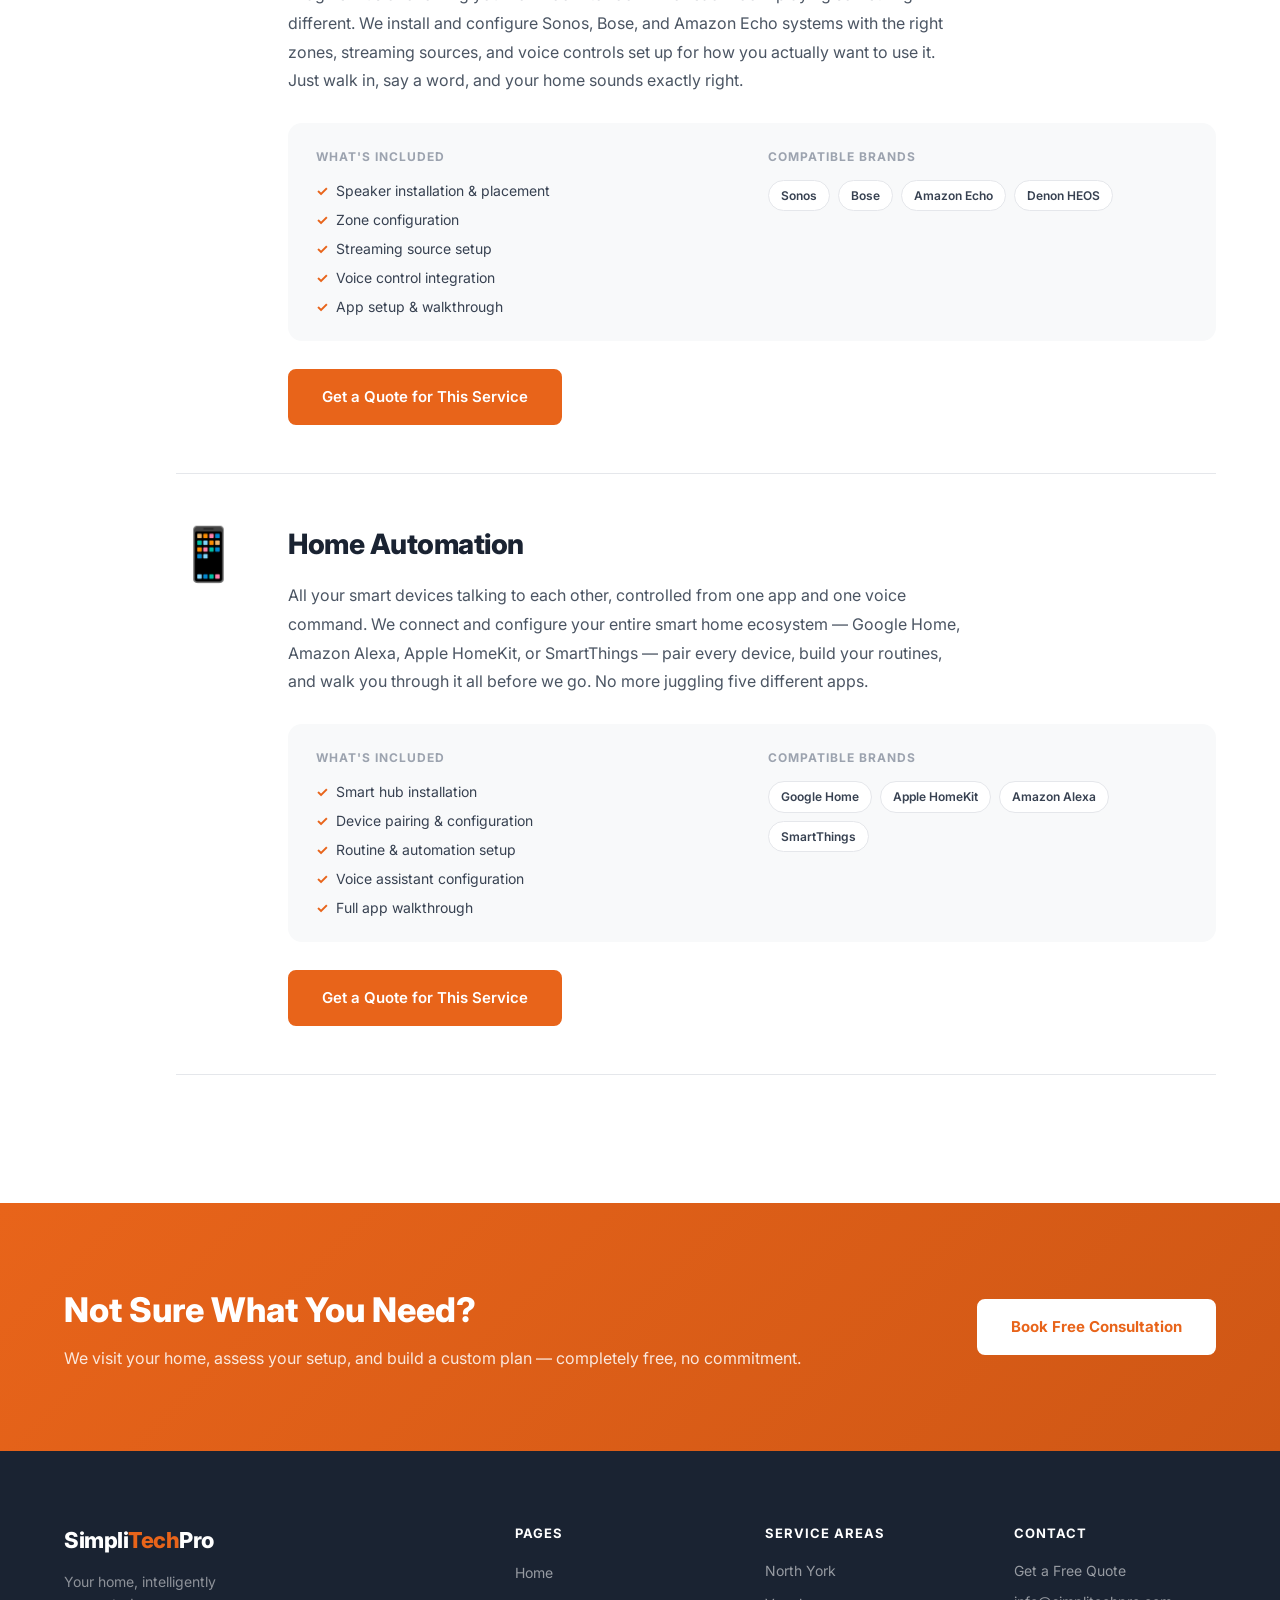
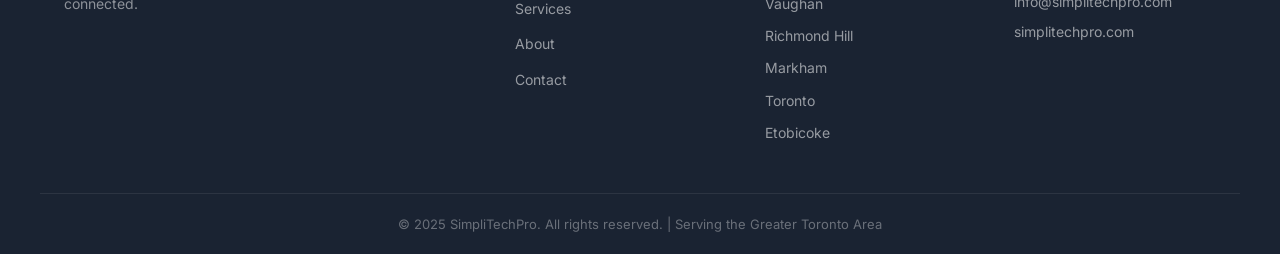
<file: services.html>
<!DOCTYPE html>
<html lang="en">
<head>
  <meta charset="UTF-8" />
  <meta name="viewport" content="width=device-width, initial-scale=1.0" />
  <title>TV Mounting & Smart Home Services Toronto | SimpliTechPro</title>
  <meta name="description" content="TV mounting, home theatre setup, smart lighting, security cameras, smart thermostats and home automation across Toronto and the GTA. Flat rate pricing. Call (647) 804-8245." />
  <meta name="keywords" content="TV mounting Toronto, TV installer North York, home theatre setup GTA, TV wall mount Vaughan, smart lighting installation Toronto, security camera installation GTA, smart thermostat Toronto, home automation North York, WiFi installation Toronto" />
  <meta name="robots" content="index, follow" />
  <link rel="canonical" href="https://simplitechpro.com/services.html" />
  <meta property="og:title" content="Smart Home Services | SimpliTechPro" />
  <meta property="og:description" content="Professional smart home installation across the GTA. Lighting, security, climate, audio, automation and WiFi." />
  <meta property="og:url" content="https://simplitechpro.com/services.html" />
  <meta property="og:type" content="website" />
  <link rel="preconnect" href="https://fonts.googleapis.com" />
  <link rel="preconnect" href="https://fonts.gstatic.com" crossorigin />
  <link href="https://fonts.googleapis.com/css2?family=Inter:wght@300;400;500;600;700;800&display=swap" rel="stylesheet" />
  <link rel="stylesheet" href="style.css" />
  <link rel="stylesheet" href="https://unpkg.com/aos@2.3.1/dist/aos.css" />
  <script async src="https://www.googletagmanager.com/gtag/js?id=G-08TB02DB9P"></script>
  <script>
    window.dataLayer = window.dataLayer || [];
    function gtag(){dataLayer.push(arguments);}
    gtag('js', new Date());
    gtag('config', 'G-08TB02DB9P');
  </script>
  <script type="application/ld+json">
  {
    "@context": "https://schema.org",
    "@type": "LocalBusiness",
    "name": "SimpliTechPro",
    "description": "Professional smart home installation services across North York, Vaughan, Richmond Hill, Markham, Toronto and Etobicoke.",
    "url": "https://simplitechpro.com",
    "telephone": "[ADD YOUR PHONE NUMBER]",
    "areaServed": ["North York","Vaughan","Richmond Hill","Markham","Toronto","Etobicoke"],
    "serviceType": "Smart Home Installation",
    "priceRange": "$$"
  }
  </script>
</head>
<body>

  <!-- NAVIGATION -->
  <header class="navbar">
    <div class="container nav-inner">
      <a href="index.html" class="logo">Simpli<span>Tech</span>Pro</a>
      <nav>
        <ul class="nav-links" id="navLinks">
          <li><a href="index.html">Home</a></li>
          <li><a href="services.html" class="active">Services</a></li>
          
          <li><a href="about.html">About</a></li>
          <li><a href="contact.html">Contact</a></li>
        </ul>
      </nav>
      <a href="contact.html" class="btn btn-nav">Get a Free Quote</a>
      <button class="hamburger" id="hamburger" aria-label="Open menu">
        <span></span><span></span><span></span>
      </button>
    </div>
  </header>

  <!-- PAGE HERO -->
  <section class="page-hero">
    <div class="container page-hero-inner">
      <span class="hero-badge">What We Offer</span>
      <h1>Our Smart Home <span class="accent">Services</span></h1>
      <p>Professional installation across North York, Toronto & the GTA. We handle everything — from planning and wiring to programming and walkthrough.</p>
      <div class="hero-btns" style="justify-content:center; margin-top:28px;">
        <a href="contact.html" class="btn btn-primary">Book Free Consultation</a>
      </div>
    </div>
  </section>

  <!-- AREAS STRIP -->
  <section class="areas">
    <div class="container">
      <p class="areas-label">Proudly Serving</p>
      <div class="areas-list">
        <span>North York</span>
        <span>Vaughan</span>
        <span>Richmond Hill</span>
        <span>Markham</span>
        <span>Toronto</span>
        <span>Etobicoke</span>
      </div>
    </div>
  </section>

  <!-- SERVICES DETAIL -->
  <section class="services-detail">
    <div class="container">

 <!-- Home Entertainment -->
      <div class="svc-block" id="entertainment" data-aos="fade-up">
        <div class="svc-block-icon">📺</div>
        <div class="svc-block-content">
          <h2>Home Entertainment</h2>
          <p>From a single TV on the wall to a full home theatre setup — we handle everything. We mount your TV, hide your cables, install your soundbar, set up your streaming devices, and configure your smart TV apps before we leave. No instruction manuals, no half-finished setups. Just sit down and enjoy it.</p>
          <div class="svc-meta">
            <div class="svc-meta-col">
              <h4>What's Included</h4>
              <ul class="svc-list">
                <li>TV wall mounting (all wall types)</li>
                <li>Cable management & hiding</li>
                <li>Soundbar installation & setup</li>
                <li>Smart TV app configuration</li>
                <li>Streaming device setup (Apple TV, Firestick, Chromecast)</li>
                <li>Gaming console setup</li>
              </ul>
            </div>
            <div class="svc-meta-col">
              <h4>Compatible With</h4>
              <div class="brand-tags">
                <span>All TV brands</span>
                <span>Samsung</span>
                <span>LG</span>
                <span>Sony</span>
                <span>Apple TV</span>
                <span>Amazon Firestick</span>
                <span>Chromecast</span>
                <span>Sonos</span>
                <span>Bose</span>
              </div>
            </div>
          </div>

      <!-- Smart Lighting -->
      <div class="svc-block" id="lighting" data-aos="fade-up">
        <div class="svc-block-icon">💡</div>
        <div class="svc-block-content">
          <h2>Smart Lighting</h2>
          <p>Control every light in your home from your phone, your voice, or a schedule you set once and forget. We install smart bulbs, dimmer switches, and light strips — then group them, name them, and build scenes so your lighting works exactly the way you live. Movie mode, morning routine, goodnight — all set up before we leave.</p>
          <div class="svc-meta">
            <div class="svc-meta-col">
              <h4>What's Included</h4>
              <ul class="svc-list">
                <li>Smart bulb & dimmer switch installation</li>
                <li>Light strip setup</li>
                <li>Scene & routine programming</li>
                <li>Voice control configuration</li>
                <li>App setup & walkthrough</li>
              </ul>
            </div>
            <div class="svc-meta-col">
              <h4>Compatible Brands</h4>
              <div class="brand-tags">
                <span>Lutron</span>
                <span>Philips Hue</span>
                <span>LIFX</span>
                <span>Google Home</span>
                <span>Amazon Alexa</span>
                <span>Apple HomeKit</span>
              </div>
            </div>
          </div>
          <a href="contact.html" class="btn btn-primary">Get a Quote for This Service</a>
        </div>
      </div>

      <div class="svc-divider"></div>

      <!-- Security & Cameras -->
      <div class="svc-block" id="security" data-aos="fade-up">
        <div class="svc-block-icon">🔒</div>
        <div class="svc-block-content">
          <h2>Security & Cameras</h2>
          <p>See who's at your door, check in on your home, and control who gets in — all from your phone, anywhere. We install and configure smart locks, doorbell cameras, and indoor cameras from Ring, Nest, Arlo, and more. Motion alerts, remote access, and app setup included so you're protected from day one.</p>
          <div class="svc-meta">
            <div class="svc-meta-col">
              <h4>What's Included</h4>
              <ul class="svc-list">
                <li>Smart lock installation</li>
                <li>Doorbell camera setup</li>
                <li>Indoor & outdoor camera install</li>
                <li>Motion alert configuration</li>
                <li>Remote access & app setup</li>
              </ul>
            </div>
            <div class="svc-meta-col">
              <h4>Compatible Brands</h4>
              <div class="brand-tags">
                <span>Ring</span>
                <span>Google Nest</span>
                <span>Arlo</span>
                <span>Yale</span>
                <span>Schlage</span>
                <span>August</span>
              </div>
            </div>
          </div>
          <a href="contact.html" class="btn btn-primary">Get a Quote for This Service</a>
        </div>
      </div>

      <div class="svc-divider"></div>

      <!-- Climate Control -->
      <div class="svc-block" id="climate" data-aos="fade-up">
        <div class="svc-block-icon">🌡️</div>
        <div class="svc-block-content">
          <h2>Climate Control</h2>
          <p>Your thermostat should work around your life, not the other way around. We install Google Nest and Ecobee smart thermostats, wire them correctly, set your preferred schedules, and configure the app so you can adjust the temperature from anywhere. Ontario residents may also qualify for rebates of up to $100 on eligible devices.</p>
          <div class="svc-meta">
            <div class="svc-meta-col">
              <h4>What's Included</h4>
              <ul class="svc-list">
                <li>Smart thermostat installation & wiring</li>
                <li>Schedule & comfort setup</li>
                <li>Energy usage reporting</li>
                <li>Remote app configuration</li>
                <li>Ontario rebate guidance</li>
              </ul>
            </div>
            <div class="svc-meta-col">
              <h4>Compatible Brands</h4>
              <div class="brand-tags">
                <span>Google Nest</span>
                <span>Ecobee</span>
                <span>Honeywell</span>
                <span>Sensi</span>
              </div>
            </div>
          </div>
          <a href="contact.html" class="btn btn-primary">Get a Quote for This Service</a>
        </div>
      </div>

      <div class="svc-divider"></div>

      <!-- Whole-Home Audio -->
      <div class="svc-block" id="audio" data-aos="fade-up">
        <div class="svc-block-icon">🎵</div>
        <div class="svc-block-content">
          <h2>Whole-Home Audio</h2>
          <p>Imagine music following you from room to room — or each room playing something different. We install and configure Sonos, Bose, and Amazon Echo systems with the right zones, streaming sources, and voice controls set up for how you actually want to use it. Just walk in, say a word, and your home sounds exactly right.</p>
          <div class="svc-meta">
            <div class="svc-meta-col">
              <h4>What's Included</h4>
              <ul class="svc-list">
                <li>Speaker installation & placement</li>
                <li>Zone configuration</li>
                <li>Streaming source setup</li>
                <li>Voice control integration</li>
                <li>App setup & walkthrough</li>
              </ul>
            </div>
            <div class="svc-meta-col">
              <h4>Compatible Brands</h4>
              <div class="brand-tags">
                <span>Sonos</span>
                <span>Bose</span>
                <span>Amazon Echo</span>
                <span>Denon HEOS</span>
              </div>
            </div>
          </div>
          <a href="contact.html" class="btn btn-primary">Get a Quote for This Service</a>
        </div>
      </div>

      <div class="svc-divider"></div>

      <!-- Home Automation -->
      <div class="svc-block" id="automation" data-aos="fade-up">
        <div class="svc-block-icon">📱</div>
        <div class="svc-block-content">
          <h2>Home Automation</h2>
          <p>All your smart devices talking to each other, controlled from one app and one voice command. We connect and configure your entire smart home ecosystem — Google Home, Amazon Alexa, Apple HomeKit, or SmartThings — pair every device, build your routines, and walk you through it all before we go. No more juggling five different apps.</p>
          <div class="svc-meta">
            <div class="svc-meta-col">
              <h4>What's Included</h4>
              <ul class="svc-list">
                <li>Smart hub installation</li>
                <li>Device pairing & configuration</li>
                <li>Routine & automation setup</li>
                <li>Voice assistant configuration</li>
                <li>Full app walkthrough</li>
              </ul>
            </div>
            <div class="svc-meta-col">
              <h4>Compatible Brands</h4>
              <div class="brand-tags">
                <span>Google Home</span>
                <span>Apple HomeKit</span>
                <span>Amazon Alexa</span>
                <span>SmartThings</span>
              </div>
            </div>
          </div>
          <a href="contact.html" class="btn btn-primary">Get a Quote for This Service</a>
        </div>
      </div>

      <div class="svc-divider"></div>

     
          </div>
         
      </div>

  </section>
  <!-- CTA BANNER -->
  <section class="cta-banner">
    <div class="container cta-inner">
      <div>
        <h2>Not Sure What You Need?</h2>
        <p>We visit your home, assess your setup, and build a custom plan — completely free, no commitment.</p>
      </div>
      <a href="contact.html" class="btn btn-white">Book Free Consultation</a>
    </div>
  </section>

  <!-- FOOTER -->
  <footer class="footer">
    <div class="container footer-inner">
      <div class="footer-brand">
        <div class="logo">Simpli<span>Tech</span>Pro</div>
        <p>Your home, intelligently connected.</p>
      </div>
      <div class="footer-links">
        <h4>Pages</h4>
        <ul>
          <li><a href="index.html">Home</a></li>
          <li><a href="services.html">Services</a></li>
          
          <li><a href="about.html">About</a></li>
          <li><a href="contact.html">Contact</a></li>
        </ul>
      </div>
      <div class="footer-areas">
        <h4>Service Areas</h4>
        <ul>
          <li>North York</li>
          <li>Vaughan</li>
          <li>Richmond Hill</li>
          <li>Markham</li>
          <li>Toronto</li>
          <li>Etobicoke</li>
        </ul>
      </div>
      <div class="footer-contact">
        <h4>Contact</h4>
        <p><a href="contact.html">Get a Free Quote</a></p>
        <p><a href="mailto:info@simplitechpro.com">info@simplitechpro.com</a></p>
        <p>simplitechpro.com</p>
      </div>
    </div>
    <div class="footer-bottom">
      <div class="container">
        <p>© 2025 SimpliTechPro. All rights reserved. | Serving the Greater Toronto Area</p>
      </div>
    </div>
  </footer>

  <script src="https://unpkg.com/aos@2.3.1/dist/aos.js"></script>
  <script>AOS.init({ duration: 700, once: true });</script>
  <script src="script.js"></script>
<!-- WhatsApp Float Button -->
  <a href="https://wa.me/16478048245?text=Hi%20SimpliTechPro!%20I%27d%20like%20to%20get%20a%20free%20quote." class="whatsapp-float" target="_blank" aria-label="Chat on WhatsApp">
    <svg xmlns="http://www.w3.org/2000/svg" viewBox="0 0 24 24">
      <path d="M17.472 14.382c-.297-.149-1.758-.867-2.03-.967-.273-.099-.471-.148-.67.15-.197.297-.767.966-.94 1.164-.173.199-.347.223-.644.075-.297-.15-1.255-.463-2.39-1.475-.883-.788-1.48-1.761-1.653-2.059-.173-.297-.018-.458.13-.606.134-.133.298-.347.446-.52.149-.174.198-.298.298-.497.099-.198.05-.371-.025-.52-.075-.149-.669-1.612-.916-2.207-.242-.579-.487-.5-.669-.51-.173-.008-.371-.01-.57-.01-.198 0-.52.074-.792.372-.272.297-1.04 1.016-1.04 2.479 0 1.462 1.065 2.875 1.213 3.074.149.198 2.096 3.2 5.077 4.487.709.306 1.262.489 1.694.625.712.227 1.36.195 1.871.118.571-.085 1.758-.719 2.006-1.413.248-.694.248-1.289.173-1.413-.074-.124-.272-.198-.57-.347m-5.421 7.403h-.004a9.87 9.87 0 01-5.031-1.378l-.361-.214-3.741.982.998-3.648-.235-.374a9.86 9.86 0 01-1.51-5.26c.001-5.45 4.436-9.884 9.888-9.884 2.64 0 5.122 1.03 6.988 2.898a9.825 9.825 0 012.893 6.994c-.003 5.45-4.437 9.884-9.885 9.884m8.413-18.297A11.815 11.815 0 0012.05 0C5.495 0 .16 5.335.157 11.892c0 2.096.547 4.142 1.588 5.945L.057 24l6.305-1.654a11.882 11.882 0 005.683 1.448h.005c6.554 0 11.89-5.335 11.893-11.893a11.821 11.821 0 00-3.48-8.413z"/>
    </svg>
  </a>
  <div class="whatsapp-tooltip">Chat with us on WhatsApp</div>
<!-- Mobile Sticky Quote Bar -->
  <div class="mobile-quote-bar">
    <a href="tel:+16478048245" class="mobile-quote-bar-phone">📞 (647) 804-8245</a>
    <a href="contact.html">Get a Free Quote →</a>
  </div>
</body>
</html>

</body>
</html>
</file>
<file: style.css>
/* =============================================
   SimpliTechPro — Main Stylesheet
   Colors: Navy #1a2332 | Orange #E8641A
   Font: Inter (Google Fonts)
============================================= */

/* ── RESET & BASE ── */
*, *::before, *::after {
  box-sizing: border-box;
  margin: 0;
  padding: 0;
}

html {
  scroll-behavior: smooth;
}

body {
  font-family: 'Inter', sans-serif;
  background-color: #ffffff;
  color: #1a2332;
  line-height: 1.6;
  font-size: 16px;
}

a {
  text-decoration: none;
  color: inherit;
}

ul {
  list-style: none;
}

img {
  max-width: 100%;
  display: block;
}

/* ── CONTAINER ── */
.container {
  max-width: 1200px;
  margin: 0 auto;
  padding: 0 24px;
}

/* ── BUTTONS ── */
.btn {
  display: inline-block;
  padding: 14px 32px;
  border-radius: 8px;
  font-weight: 600;
  font-size: 15px;
  cursor: pointer;
  transition: all 0.3s ease;
  border: 2px solid transparent;
}

.btn-primary {
  background-color: #E8641A;
  color: #ffffff;
  border-color: #E8641A;
}

.btn-primary:hover {
  background-color: #cf5715;
  border-color: #cf5715;
  transform: translateY(-2px);
  box-shadow: 0 8px 24px rgba(232, 100, 26, 0.35);
}

.btn-outline {
  background-color: transparent;
  color: #ffffff;
  border-color: rgba(255,255,255,0.6);
}

.btn-outline:hover {
  background-color: rgba(255,255,255,0.1);
  border-color: #ffffff;
  transform: translateY(-2px);
}

.btn-nav {
  background-color: #E8641A;
  color: #ffffff;
  padding: 10px 22px;
  font-size: 14px;
  border-radius: 6px;
}

.btn-nav:hover {
  background-color: #cf5715;
  transform: translateY(-1px);
}

.btn-white {
  background-color: #ffffff;
  color: #E8641A;
  border-color: #ffffff;
  font-weight: 700;
}

.btn-white:hover {
  background-color: #f5f5f5;
  transform: translateY(-2px);
  box-shadow: 0 8px 24px rgba(0,0,0,0.15);
}

/* ── NAVBAR ── */
.navbar {
  position: fixed;
  top: 0;
  left: 0;
  right: 0;
  z-index: 1000;
  background-color: #1a2332;
  padding: 12px 0;
  transition: box-shadow 0.3s ease;
  overflow: visible;
}

.navbar.scrolled {
  box-shadow: 0 4px 24px rgba(0,0,0,0.3);
}

.nav-inner {
  display: flex;
  align-items: center;
  justify-content: space-between;
  gap: 24px;
}

.logo {
  font-size: 22px;
  font-weight: 800;
  color: #ffffff;
  letter-spacing: -0.5px;
}

.logo span {
  color: #E8641A;
}





.nav-links {
  display: flex;
  flex-direction: row;
  align-items: center;
  gap: 20px;
  list-style: none;
}

.nav-links a {
  color: rgba(255,255,255,0.8);
  font-size: 14px;
  font-weight: 500;
  transition: color 0.2s;
  text-decoration: none;
}

.nav-links a:hover,
.nav-links a.active {
  color: #E8641A;
}

/* Hamburger */
.hamburger {
  display: none;
  flex-direction: column;
  gap: 5px;
  background: none;
  border: none;
  cursor: pointer;
  padding: 4px;
}

.hamburger span {
  display: block;
  width: 24px;
  height: 2px;
  background-color: #ffffff;
  border-radius: 2px;
  transition: all 0.3s ease;
}

.hamburger.active span:nth-child(1) {
  transform: translateY(7px) rotate(45deg);
}
.hamburger.active span:nth-child(2) {
  opacity: 0;
}
.hamburger.active span:nth-child(3) {
  transform: translateY(-7px) rotate(-45deg);
}

/* ── HERO ── */
.hero {
  background: linear-gradient(135deg, #1a2332 0%, #243447 60%, #1a2332 100%);
  padding: 140px 0 80px;
  min-height: 100vh;
  display: flex;
  align-items: center;
}

.hero-inner {
  display: grid;
  grid-template-columns: 1fr 1fr;
  gap: 60px;
  align-items: center;
}

.hero-badge {
  display: inline-block;
  background-color: rgba(232, 100, 26, 0.15);
  color: #E8641A;
  border: 1px solid rgba(232, 100, 26, 0.3);
  padding: 6px 16px;
  border-radius: 100px;
  font-size: 13px;
  font-weight: 600;
  margin-bottom: 20px;
  letter-spacing: 0.3px;
}

.hero h1 {
  font-size: clamp(36px, 5vw, 58px);
  font-weight: 800;
  color: #ffffff;
  line-height: 1.15;
  margin-bottom: 20px;
  letter-spacing: -1px;
}

.accent {
  color: #E8641A;
}

.hero-sub {
  font-size: 17px;
  color: rgba(255,255,255,0.72);
  margin-bottom: 32px;
  max-width: 480px;
  line-height: 1.7;
}

.hero-btns {
  display: flex;
  gap: 16px;
  flex-wrap: wrap;
  margin-bottom: 32px;
}

.hero-trust {
  display: flex;
  gap: 20px;
  flex-wrap: wrap;
}

.hero-trust span {
  font-size: 13px;
  color: rgba(255,255,255,0.6);
  font-weight: 500;
}

/* Hero Graphic Card */
.hero-graphic {
  display: flex;
  justify-content: center;
  align-items: center;
}

.graphic-card {
  background: rgba(255,255,255,0.05);
  border: 1px solid rgba(255,255,255,0.12);
  border-radius: 20px;
  padding: 36px;
  width: 100%;
  max-width: 340px;
  backdrop-filter: blur(10px);
}

.graphic-icon {
  font-size: 40px;
  margin-bottom: 8px;
}

.graphic-label {
  font-size: 13px;
  color: rgba(255,255,255,0.5);
  margin-bottom: 20px;
  font-weight: 500;
  text-transform: uppercase;
  letter-spacing: 0.5px;
}

.graphic-items {
  display: flex;
  flex-direction: column;
  gap: 12px;
}

.g-item {
  display: flex;
  align-items: center;
  justify-content: space-between;
  background: rgba(255,255,255,0.06);
  border-radius: 10px;
  padding: 12px 16px;
  font-size: 14px;
  color: rgba(255,255,255,0.85);
  font-weight: 500;
}

.tag {
  background-color: rgba(232, 100, 26, 0.2);
  color: #E8641A;
  font-size: 11px;
  font-weight: 700;
  padding: 3px 10px;
  border-radius: 100px;
}

/* ── SERVICE AREAS STRIP ── */
.areas {
  background-color: #f8f9fa;
  padding: 20px 0;
  border-bottom: 1px solid #eee;
}

.areas-label {
  font-size: 12px;
  font-weight: 600;
  color: #999;
  text-transform: uppercase;
  letter-spacing: 1px;
  margin-bottom: 10px;
  text-align: center;
}

.areas-list {
  display: flex;
  justify-content: center;
  flex-wrap: wrap;
  gap: 12px 32px;
}

.areas-list span {
  font-size: 14px;
  font-weight: 600;
  color: #1a2332;
}

/* ── SECTION SHARED STYLES ── */
.section-header {
  text-align: center;
  max-width: 600px;
  margin: 0 auto 56px;
}

.section-tag {
  display: inline-block;
  color: #E8641A;
  font-size: 13px;
  font-weight: 700;
  text-transform: uppercase;
  letter-spacing: 1.5px;
  margin-bottom: 12px;
}

.section-header h2 {
  font-size: clamp(28px, 4vw, 40px);
  font-weight: 800;
  color: #1a2332;
  margin-bottom: 16px;
  letter-spacing: -0.5px;
}

.section-header p {
  font-size: 16px;
  color: #6b7280;
  line-height: 1.7;
}

/* ── SERVICES ── */
.services {
  padding: 100px 0;
  background-color: #ffffff;
}

.services-grid {
  display: grid;
  grid-template-columns: repeat(3, 1fr);
  gap: 28px;
  align-items: start;
}



.service-card {
  background: #ffffff;
  border: 1px solid #e5e7eb;
  border-radius: 16px;
  padding: 32px 28px;
  transition: all 0.3s ease;
  position: relative;
  overflow: hidden;
  display: flex;
  flex-direction: column;
  height: auto;
  min-height: unset;
}

.service-card::before {
  content: '';
  position: absolute;
  top: 0;
  left: 0;
  right: 0;
  height: 3px;
  background: linear-gradient(90deg, #E8641A, #ff8c42);
  transform: scaleX(0);
  transition: transform 0.3s ease;
}

.service-card:hover {
  transform: translateY(-6px);
  box-shadow: 0 20px 48px rgba(26, 35, 50, 0.12);
  border-color: transparent;
}

.service-card:hover::before {
  transform: scaleX(1);
}

.service-icon {
  font-size: 36px;
  margin-bottom: 16px;
}

.service-card h3 {
  font-size: 18px;
  font-weight: 700;
  color: #1a2332;
  margin-bottom: 10px;
}

.service-card p {
  font-size: 14px;
  color: #6b7280;
  line-height: 1.7;
  margin-bottom: 16px;
}

.card-link {
  font-size: 14px;
  font-weight: 600;
  color: #E8641A;
  transition: gap 0.2s;
}

.card-link:hover {
  color: #cf5715;
}

.section-cta {
  text-align: center;
  margin-top: 48px;
}

/* ── WHY US ── */
.why {
  padding: 100px 0;
  background-color: #f8f9fa;
}

.why-grid {
  display: grid;
  grid-template-columns: repeat(4, 1fr);
  gap: 28px;
}

.why-card {
  background: #ffffff;
  border-radius: 16px;
  padding: 32px 24px;
  border: 1px solid #e5e7eb;
  transitio
}

/* ── RESPONSIVE — TABLET ── */
@media (max-width: 1024px) {
  .services-grid {
    grid-template-columns: repeat(2, 1fr);
    align-items: start;
  }

  .why-grid {
    grid-template-columns: repeat(2, 1fr);
  }

  .footer-inner {
    grid-template-columns: 1fr 1fr;
    gap: 36px;
  }
}

/* ── RESPONSIVE — MOBILE ── */
@media (max-width: 768px) {
  /* Navbar */
  .nav-links {
    display: none;
    position: absolute;
    top: 100%;
    left: 0;
    right: 0;
    background-color: #1a2332;
    flex-direction: column;
    padding: 24px;
    gap: 20px;
    border-top: 1px solid rgba(255,255,255,0.08);
    z-index: 999;
  }

  .nav-links.open {
    display: flex;
  }

  .nav-links.open {
    display: flex;
  }

  .nav-links.open {
    display: flex;
  }

  .hamburger {
    display: flex;
  }

  .btn-nav {
    display: none;
  }

  /* Hero */
  .hero {
    padding: 120px 0 60px;
    min-height: auto;
  }

  .hero-inner {
    grid-template-columns: 1fr;
    gap: 40px;
    text-align: center;
  }

  .hero-sub {
    margin: 0 auto 32px;
  }

  .hero-btns {
    justify-content: center;
  }

  .hero-trust {
    justify-content: center;
  }

  .hero-graphic {
    order: 1;
  }

  .graphic-card {
    max-width: 280px;
  }

  /* Services */
  .services-grid {
    grid-template-columns: 1fr;
    align-items: start;
  }

  /* Why */
  .why-grid {
    grid-template-columns: 1fr;
  }

  /* CTA */
  .cta-inner {
    flex-direction: column;
    text-align: center;
  }

  /* Footer */
  .footer-inner {
    grid-template-columns: 1fr;
    gap: 32px;
  }
}
/* ==================== SERVICES PAGE ==================== */
.page-hero {
  background: linear-gradient(135deg, #1a2332 0%, #243447 60%, #1a2332 100%);
  padding: 140px 0 80px;
  text-align: center;
}
.page-hero-inner { max-width: 700px; margin: 0 auto; }
.page-hero h1 { font-size: clamp(32px, 5vw, 52px); font-weight: 800; color: #ffffff; line-height: 1.2; margin: 16px 0 16px; letter-spacing: -1px; }
.page-hero p { font-size: 17px; color: rgba(255,255,255,0.72); line-height: 1.7; max-width: 560px; margin: 0 auto; }
.services-detail { padding: 80px 0; }
.svc-block { display: grid; grid-template-columns: 80px 1fr; gap: 32px; align-items: flex-start; padding: 48px 0; }
.svc-block-icon { font-size: 52px; line-height: 1; padding-top: 6px; }
.svc-block-content h2 { font-size: 28px; font-weight: 800; color: #1a2332; margin-bottom: 14px; letter-spacing: -0.5px; }
.svc-block-content > p { font-size: 16px; color: #4b5563; line-height: 1.8; margin-bottom: 28px; max-width: 680px; }
.svc-meta { display: grid; grid-template-columns: 1fr 1fr; gap: 32px; margin-bottom: 28px; background: #f8f9fa; border-radius: 14px; padding: 24px 28px; }
.svc-meta h4 { font-size: 12px; font-weight: 700; color: #9ca3af; text-transform: uppercase; letter-spacing: 1px; margin-bottom: 14px; }
.svc-list { list-style: none; display: flex; flex-direction: column; gap: 8px; }
.svc-list li { font-size: 14px; color: #374151; padding-left: 20px; position: relative; line-height: 1.5; }
.svc-list li::before { content: '✓'; position: absolute; left: 0; color: #E8641A; font-weight: 700; }
.brand-tags { display: flex; flex-wrap: wrap; gap: 8px; }
.brand-tags span { background: #ffffff; border: 1px solid #e5e7eb; color: #374151; font-size: 12px; font-weight: 600; padding: 5px 12px; border-radius: 100px; }
.svc-divider { height: 1px; background: #e5e7eb; width: 100%; }

@media (max-width: 768px) {
  .svc-block { grid-template-columns: 1fr; gap: 16px; }
  .svc-block-icon { font-size: 40px; }
  .svc-meta { grid-template-columns: 1fr; gap: 20px; }
}

/* ==================== SERVICES PAGE ==================== */
.page-hero {
  background: linear-gradient(135deg, #1a2332 0%, #243447 60%, #1a2332 100%);
  padding: 140px 0 80px;
  text-align: center;
}
.page-hero-inner { max-width: 700px; margin: 0 auto; }
.page-hero h1 { font-size: clamp(32px, 5vw, 52px); font-weight: 800; color: #ffffff; line-height: 1.2; margin: 16px 0 16px; letter-spacing: -1px; }
.page-hero p { font-size: 17px; color: rgba(255,255,255,0.72); line-height: 1.7; max-width: 560px; margin: 0 auto; }
.services-detail { padding: 80px 0; }
.svc-block { display: grid; grid-template-columns: 80px 1fr; gap: 32px; align-items: flex-start; padding: 48px 0; }
.svc-block-icon { font-size: 52px; line-height: 1; padding-top: 6px; }
.svc-block-content h2 { font-size: 28px; font-weight: 800; color: #1a2332; margin-bottom: 14px; letter-spacing: -0.5px; }
.svc-block-content > p { font-size: 16px; color: #4b5563; line-height: 1.8; margin-bottom: 28px; max-width: 680px; }
.svc-meta { display: grid; grid-template-columns: 1fr 1fr; gap: 32px; margin-bottom: 28px; background: #f8f9fa; border-radius: 14px; padding: 24px 28px; }
.svc-meta h4 { font-size: 12px; font-weight: 700; color: #9ca3af; text-transform: uppercase; letter-spacing: 1px; margin-bottom: 14px; }
.svc-list { list-style: none; display: flex; flex-direction: column; gap: 8px; }
.svc-list li { font-size: 14px; color: #374151; padding-left: 20px; position: relative; line-height: 1.5; }
.svc-list li::before { content: '✓'; position: absolute; left: 0; color: #E8641A; font-weight: 700; }
.brand-tags { display: flex; flex-wrap: wrap; gap: 8px; }
.brand-tags span { background: #ffffff; border: 1px solid #e5e7eb; color: #374151; font-size: 12px; font-weight: 600; padding: 5px 12px; border-radius: 100px; }
.svc-divider { height: 1px; background: #e5e7eb; width: 100%; }

@media (max-width: 768px) {
  .svc-block { grid-template-columns: 1fr; gap: 16px; }
  .svc-block-icon { font-size: 40px; }
  .svc-meta { grid-template-columns: 1fr; gap: 20px; }
}
/* ==================== ABOUT PAGE ==================== */
.about-story {
  padding: 80px 0;
  background: #ffffff;
}

.about-grid {
  display: grid;
  grid-template-columns: 1fr 1fr;
  gap: 64px;
  align-items: center;
}

.about-text h2 {
  font-size: clamp(24px, 3vw, 34px);
  font-weight: 800;
  color: #1a2332;
  margin: 12px 0 20px;
  letter-spacing: -0.5px;
  line-height: 1.2;
}

.about-text p {
  font-size: 16px;
  color: #4b5563;
  line-height: 1.8;
  margin-bottom: 16px;
}

.about-stats {
  display: grid;
  grid-template-columns: 1fr 1fr;
  gap: 16px;
}

.stat-card {
  background: #f8f9fa;
  border: 1px solid #e5e7eb;
  border-radius: 16px;
  padding: 28px 24px;
  text-align: center;
  transition: transform 0.3s ease;
}

.stat-card:hover {
  transform: translateY(-4px);
}

.stat-number {
  font-size: 36px;
  font-weight: 800;
  color: #E8641A;
  margin-bottom: 8px;
  line-height: 1;
}

.stat-label {
  font-size: 13px;
  color: #6b7280;
  line-height: 1.5;
}

.about-who {
  padding: 80px 0;
  background: #f8f9fa;
}

.about-who-inner {
  display: flex;
  flex-direction: column;
  gap: 48px;
}

.about-who-text h2 {
  font-size: clamp(24px, 3vw, 34px);
  font-weight: 800;
  color: #1a2332;
  margin: 12px 0 20px;
  letter-spacing: -0.5px;
}

.about-who-text p {
  font-size: 16px;
  color: #4b5563;
  line-height: 1.8;
  margin-bottom: 16px;
  max-width: 680px;
}

.about-who-cards {
  display: grid;
  grid-template-columns: repeat(3, 1fr);
  gap: 24px;
}

.who-card {
  background: #ffffff;
  border: 1px solid #e5e7eb;
  border-radius: 16px;
  padding: 28px 24px;
  transition: all 0.3s ease;
}

.who-card:hover {
  transform: translateY(-4px);
  box-shadow: 0 12px 32px rgba(26,35,50,0.08);
}

.who-icon {
  font-size: 32px;
  margin-bottom: 14px;
}

.who-card h3 {
  font-size: 17px;
  font-weight: 700;
  color: #1a2332;
  margin-bottom: 10px;
}

.who-card p {
  font-size: 14px;
  color: #6b7280;
  line-height: 1.7;
}

.about-values {
  padding: 80px 0;
  background: #ffffff;
}

.values-grid {
  display: grid;
  grid-template-columns: repeat(4, 1fr);
  gap: 24px;
}

.value-card {
  border: 1px solid #e5e7eb;
  border-radius: 16px;
  padding: 28px 24px;
  transition: all 0.3s ease;
}

.value-card:hover {
  transform: translateY(-4px);
  box-shadow: 0 12px 32px rgba(26,35,50,0.08);
}

.value-num {
  font-size: 32px;
  font-weight: 800;
  color: #E8641A;
  opacity: 0.3;
  margin-bottom: 12px;
  line-height: 1;
}

.value-card h3 {
  font-size: 16px;
  font-weight: 700;
  color: #1a2332;
  margin-bottom: 10px;
}

.value-card p {
  font-size: 14px;
  color: #6b7280;
  line-height: 1.7;
}

@media (max-width: 1024px) {
  .values-grid {
    grid-template-columns: repeat(2, 1fr);
  }
}

@media (max-width: 768px) {
  .about-grid {
    grid-template-columns: 1fr;
    gap: 40px;
  }

  .about-stats {
    grid-template-columns: 1fr 1fr;
  }

  .about-who-cards {
    grid-template-columns: 1fr;
  }

  .values-grid {
    grid-template-columns: 1fr;
  }
}

/* ==================== CONTACT / QUOTE WIZARD ==================== */
.quote-section {
  min-height: 100vh;
  background: #f8f9fa;
  padding: 100px 0 60px;
  display: flex;
  align-items: flex-start;
  justify-content: center;
}

.quote-wrap {
  background: #ffffff;
  border-radius: 20px;
  border: 1px solid #e5e7eb;
  padding: 48px;
  width: 100%;
  max-width: 680px;
  margin: 0 24px;
  box-shadow: 0 8px 40px rgba(26,35,50,0.08);
}

/* Progress bar */
.progress-bar-wrap {
  height: 4px;
  background: #e5e7eb;
  border-radius: 100px;
  margin-bottom: 40px;
  overflow: hidden;
}

.progress-bar {
  height: 100%;
  background: linear-gradient(90deg, #E8641A, #ff8c42);
  border-radius: 100px;
  width: 10%;
  transition: width 0.5s ease;
}

/* Steps */
.quote-step { display: none; }
.quote-step.active { display: block; }

/* Step header */
.step-header { margin-bottom: 32px; }
.step-tag {
  display: inline-block;
  background: rgba(232,100,26,0.1);
  color: #E8641A;
  font-size: 12px;
  font-weight: 700;
  padding: 4px 14px;
  border-radius: 100px;
  margin-bottom: 14px;
  text-transform: uppercase;
  letter-spacing: 0.5px;
}

.step-header h1 {
  font-size: clamp(24px, 4vw, 34px);
  font-weight: 800;
  color: #1a2332;
  margin-bottom: 10px;
  letter-spacing: -0.5px;
}

.step-header h2 {
  font-size: clamp(22px, 3vw, 28px);
  font-weight: 800;
  color: #1a2332;
  margin-bottom: 10px;
  letter-spacing: -0.5px;
}

.step-header p {
  font-size: 15px;
  color: #6b7280;
  line-height: 1.7;
}

/* Form elements */
.quote-form { display: flex; flex-direction: column; gap: 20px; }

.form-row {
  display: grid;
  grid-template-columns: 1fr 1fr;
  gap: 16px;
}

.form-group {
  display: flex;
  flex-direction: column;
  gap: 8px;
}

.form-group label {
  font-size: 14px;
  font-weight: 600;
  color: #374151;
}

.form-group input[type="text"],
.form-group input[type="tel"],
.form-group input[type="email"],
.form-group textarea {
  padding: 12px 16px;
  border: 1.5px solid #e5e7eb;
  border-radius: 10px;
  font-size: 15px;
  font-family: 'Inter', sans-serif;
  color: #1a2332;
  transition: border-color 0.2s;
  outline: none;
  width: 100%;
}

.form-group input:focus,
.form-group textarea:focus {
  border-color: #E8641A;
}

.required { color: #E8641A; }
.optional { color: #9ca3af; font-size: 12px; font-weight: 400; }

/* Contact method */
.contact-method-group {
  display: flex;
  gap: 12px;
  flex-wrap: wrap;
}

.method-option {
  display: flex;
  align-items: center;
  gap: 8px;
  cursor: pointer;
}

.method-option input[type="radio"] { display: none; }
.method-option input[type="checkbox"] { display: none; }

.method-option span {
  background: #f8f9fa;
  border: 1.5px solid #e5e7eb;
  border-radius: 8px;
  padding: 10px 20px;
  font-size: 14px;
  font-weight: 600;
  color: #374151;
  cursor: pointer;
  transition: all 0.2s;
}

.method-option input:checked + span {
  background: rgba(232,100,26,0.08);
  border-color: #E8641A;
  color: #E8641A;
}

/* Full width button */
.btn-full {
  width: 100%;
  text-align: center;
  padding: 16px;
  font-size: 16px;
  margin-top: 8px;
}

/* Skip link */
.skip-link {
  text-align: center;
  font-size: 13px;
  color: #9ca3af;
  text-decoration: underline;
  cursor: pointer;
  margin-top: 12px;
  transition: color 0.2s;
}

.skip-link:hover { color: #E8641A; }

/* Back button */
.step-nav { margin-top: 16px; }
.btn-back {
  background: none;
  border: none;
  font-size: 14px;
  color: #9ca3af;
  cursor: pointer;
  font-family: 'Inter', sans-serif;
  padding: 0;
  transition: color 0.2s;
}
.btn-back:hover { color: #1a2332; }

/* Form error */
.form-error {
  font-size: 13px;
  color: #dc2626;
  min-height: 18px;
}

/* Option cards (step 2) */
.option-cards {
  display: grid;
  grid-template-columns: 1fr 1fr;
  gap: 16px;
  margin-bottom: 24px;
}

.option-card {
  border: 2px solid #e5e7eb;
  border-radius: 16px;
  padding: 28px 24px;
  cursor: pointer;
  transition: all 0.2s;
  text-align: center;
}

.option-card:hover {
  border-color: #E8641A;
  background: rgba(232,100,26,0.03);
}

.option-card.selected {
  border-color: #E8641A;
  background: rgba(232,100,26,0.06);
}

.option-icon { font-size: 36px; margin-bottom: 12px; }

.option-card h3 {
  font-size: 16px;
  font-weight: 700;
  color: #1a2332;
  margin-bottom: 8px;
}

.option-card p {
  font-size: 13px;
  color: #6b7280;
  line-height: 1.6;
}

/* Quick message box */
.quick-message-box {
  display: none;
  margin-top: 24px;
  padding-top: 24px;
  border-top: 1px solid #e5e7eb;
}

/* Service selection grid */
.service-select-grid {
  display: grid;
  grid-template-columns: repeat(2, 1fr);
  gap: 14px;
}

.service-select-card {
  border: 2px solid #e5e7eb;
  border-radius: 14px;
  padding: 20px;
  cursor: pointer;
  transition: all 0.2s;
  position: relative;
}

.service-select-card:hover {
  border-color: #E8641A;
}

.service-select-card.selected {
  border-color: #E8641A;
  background: rgba(232,100,26,0.05);
}

.ss-icon { font-size: 28px; margin-bottom: 8px; }

.service-select-card h3 {
  font-size: 14px;
  font-weight: 700;
  color: #1a2332;
  margin-bottom: 4px;
}

.service-select-card p {
  font-size: 12px;
  color: #6b7280;
  line-height: 1.5;
}

.ss-check {
  position: absolute;
  top: 12px;
  right: 12px;
  width: 22px;
  height: 22px;
  background: #E8641A;
  color: #fff;
  border-radius: 50%;
  font-size: 12px;
  display: flex;
  align-items: center;
  justify-content: center;
  opacity: 0;
  transition: opacity 0.2s;
}

.service-select-card.selected .ss-check { opacity: 1; }

/* Pill selectors */
.pill-group {
  display: flex;
  flex-wrap: wrap;
  gap: 10px;
}

.pill {
  background: #f8f9fa;
  border: 1.5px solid #e5e7eb;
  border-radius: 100px;
  padding: 8px 18px;
  font-size: 13px;
  font-weight: 600;
  color: #374151;
  cursor: pointer;
  transition: all 0.2s;
}

.pill:hover { border-color: #E8641A; color: #E8641A; }

.pill.active {
  background: rgba(232,100,26,0.08);
  border-color: #E8641A;
  color: #E8641A;
}

/* Checkbox group */
.check-group {
  display: flex;
  flex-direction: column;
  gap: 10px;
}

.check-option {
  display: flex;
  align-items: center;
  gap: 10px;
  font-size: 14px;
  color: #374151;
  cursor: pointer;
}

.check-option input[type="checkbox"] {
  width: 18px;
  height: 18px;
  accent-color: #E8641A;
  cursor: pointer;
  flex-shrink: 0;
}

/* Thank you page */
.thankyou-wrap {
  text-align: center;
  padding: 20px 0;
}

.thankyou-icon {
  font-size: 64px;
  margin-bottom: 20px;
}

.thankyou-wrap h2 {
  font-size: 32px;
  font-weight: 800;
  color: #1a2332;
  margin-bottom: 16px;
}

.thankyou-main {
  font-size: 16px;
  color: #4b5563;
  line-height: 1.7;
  margin-bottom: 28px;
  max-width: 460px;
  margin-left: auto;
  margin-right: auto;
}

.thankyou-box {
  background: #f8f9fa;
  border-radius: 14px;
  padding: 24px 28px;
  display: flex;
  flex-direction: column;
  gap: 12px;
  text-align: left;
  max-width: 400px;
  margin: 0 auto;
}

.thankyou-box p {
  font-size: 14px;
  color: #374151;
  font-weight: 500;
}

/* Contact page mobile */
@media (max-width: 768px) {
  .quote-wrap { padding: 32px 24px; margin: 0 16px; }
  .form-row { grid-template-columns: 1fr; }
  .option-cards { grid-template-columns: 1fr; }
  .service-select-grid { grid-template-columns: 1fr; }
}

/* ── Upload box ── */
.upload-recommended {
  background: rgba(232,100,26,0.1);
  color: #E8641A;
  font-size: 11px;
  font-weight: 700;
  padding: 2px 10px;
  border-radius: 100px;
  margin-left: 8px;
  text-transform: uppercase;
  letter-spacing: 0.5px;
}

.field-hint {
  font-size: 12px;
  color: #9ca3af;
  margin-top: -4px;
  line-height: 1.5;
}

.upload-box {
  border: 2px dashed #e5e7eb;
  border-radius: 12px;
  padding: 28px;
  text-align: center;
  cursor: pointer;
  transition: all 0.2s;
  background: #f8f9fa;
}

.upload-box:hover {
  border-color: #E8641A;
  background: rgba(232,100,26,0.03);
}

.upload-icon { font-size: 28px; margin-bottom: 8px; }

.upload-text {
  font-size: 14px;
  font-weight: 600;
  color: #374151;
  margin-bottom: 4px;
}

.upload-sub { font-size: 12px; color: #9ca3af; }

.file-list {
  display: flex;
  flex-direction: column;
  gap: 6px;
  margin-top: 8px;
}

.file-item {
  font-size: 13px;
  color: #374151;
  background: #f3f4f6;
  padding: 6px 12px;
  border-radius: 6px;
}

/* ==================== WHATSAPP BUTTON ==================== */
.whatsapp-float {
  position: fixed;
  bottom: 28px;
  right: 28px;
  width: 60px;
  height: 60px;
  background: #25D366;
  border-radius: 50%;
  display: flex;
  align-items: center;
  justify-content: center;
  box-shadow: 0 4px 20px rgba(37, 211, 102, 0.4);
  z-index: 9999;
  transition: transform 0.3s ease, box-shadow 0.3s ease;
  text-decoration: none;
}

.whatsapp-float:hover {
  transform: scale(1.1);
  box-shadow: 0 8px 32px rgba(37, 211, 102, 0.5);
}

.whatsapp-float svg {
  width: 32px;
  height: 32px;
  fill: #ffffff;
}

.whatsapp-tooltip {
  position: fixed;
  bottom: 36px;
  right: 96px;
  background: #1a2332;
  color: #ffffff;
  font-size: 13px;
  font-weight: 600;
  padding: 8px 14px;
  border-radius: 8px;
  white-space: nowrap;
  z-index: 9998;
  opacity: 0;
  transform: translateX(10px);
  transition: all 0.3s ease;
  pointer-events: none;
  font-family: 'Inter', sans-serif;
}

.whatsapp-tooltip::after {
  content: '';
  position: absolute;
  right: -6px;
  top: 50%;
  transform: translateY(-50%);
  border: 6px solid transparent;
  border-right: none;
  border-left-color: #1a2332;
}

.whatsapp-float:hover + .whatsapp-tooltip,
.whatsapp-tooltip:hover {
  opacity: 1;
  transform: translateX(0);
}

/* ── FOOTER ── */
.footer {
  background-color: #1a2332;
  padding: 72px 0 0;
}

.footer-inner {
  display: grid;
  grid-template-columns: 2fr 1fr 1fr 1fr;
  gap: 48px;
  padding-bottom: 48px;
  border-bottom: 1px solid rgba(255,255,255,0.08);
}

.footer-brand p {
  font-size: 14px;
  color: rgba(255,255,255,0.5);
  margin-top: 12px;
  max-width: 220px;
  line-height: 1.6;
}

.footer h4 {
  font-size: 13px;
  font-weight: 700;
  color: #ffffff;
  text-transform: uppercase;
  letter-spacing: 1px;
  margin-bottom: 16px;
}

.footer-links ul,
.footer-areas ul {
  display: flex;
  flex-direction: column;
  gap: 10px;
}

.footer-links a {
  font-size: 14px;
  color: rgba(255,255,255,0.55);
  transition: color 0.2s;
}

.footer-links a:hover {
  color: #E8641A;
}

.footer-areas li {
  font-size: 14px;
  color: rgba(255,255,255,0.55);
}

.footer-contact p {
  font-size: 14px;
  color: rgba(255,255,255,0.55);
  margin-bottom: 8px;
}

.footer-contact a {
  color: rgba(255,255,255,0.55);
  transition: color 0.2s;
}

.footer-contact a:hover {
  color: #E8641A;
}

.footer-bottom {
  padding: 20px 0;
}

.footer-bottom p {
  font-size: 13px;
  color: rgba(255,255,255,0.35);
  text-align: center;
}

/* ── CTA BANNER ── */
.cta-banner {
  background: linear-gradient(135deg, #E8641A 0%, #cf5715 100%);
  padding: 80px 0;
}

.cta-inner {
  display: flex;
  align-items: center;
  justify-content: space-between;
  gap: 40px;
  flex-wrap: wrap;
}

.cta-inner h2 {
  font-size: clamp(24px, 3vw, 34px);
  font-weight: 800;
  color: #ffffff;
  margin-bottom: 8px;
}

.cta-inner p {
  font-size: 16px;
  color: rgba(255,255,255,0.85);
}

/* ── FOOTER MOBILE ── */
@media (max-width: 1024px) {
  .footer-inner {
    grid-template-columns: 1fr 1fr;
    gap: 36px;
  }
}

@media (max-width: 768px) {
  .footer-inner {
    grid-template-columns: 1fr;
    gap: 32px;
  }

  .cta-inner {
    flex-direction: column;
    text-align: center;
  }
}

/* ── MOBILE STICKY QUOTE BAR ── */
.mobile-quote-bar {
  display: none;
  position: fixed;
  bottom: 0;
  left: 0;
  right: 0;
  background: #1a2332;
  padding: 12px 20px;
  z-index: 9990;
  border-top: 2px solid #E8641A;
  flex-direction: row;
  align-items: center;
  justify-content: space-between;
  gap: 12px;
}

.mobile-quote-bar a {
  background: #E8641A;
  color: #fff;
  font-size: 14px;
  font-weight: 700;
  padding: 10px 20px;
  border-radius: 8px;
  text-decoration: none;
  flex: 1;
  text-align: center;
}

.mobile-quote-bar-phone {
  color: #fff;
  font-size: 13px;
  font-weight: 600;
  text-decoration: none;
  white-space: nowrap;
}

@media (max-width: 768px) {
  .mobile-quote-bar {
    display: flex;
  }

  .whatsapp-float {
    bottom: 80px;
  }
}
</file>
